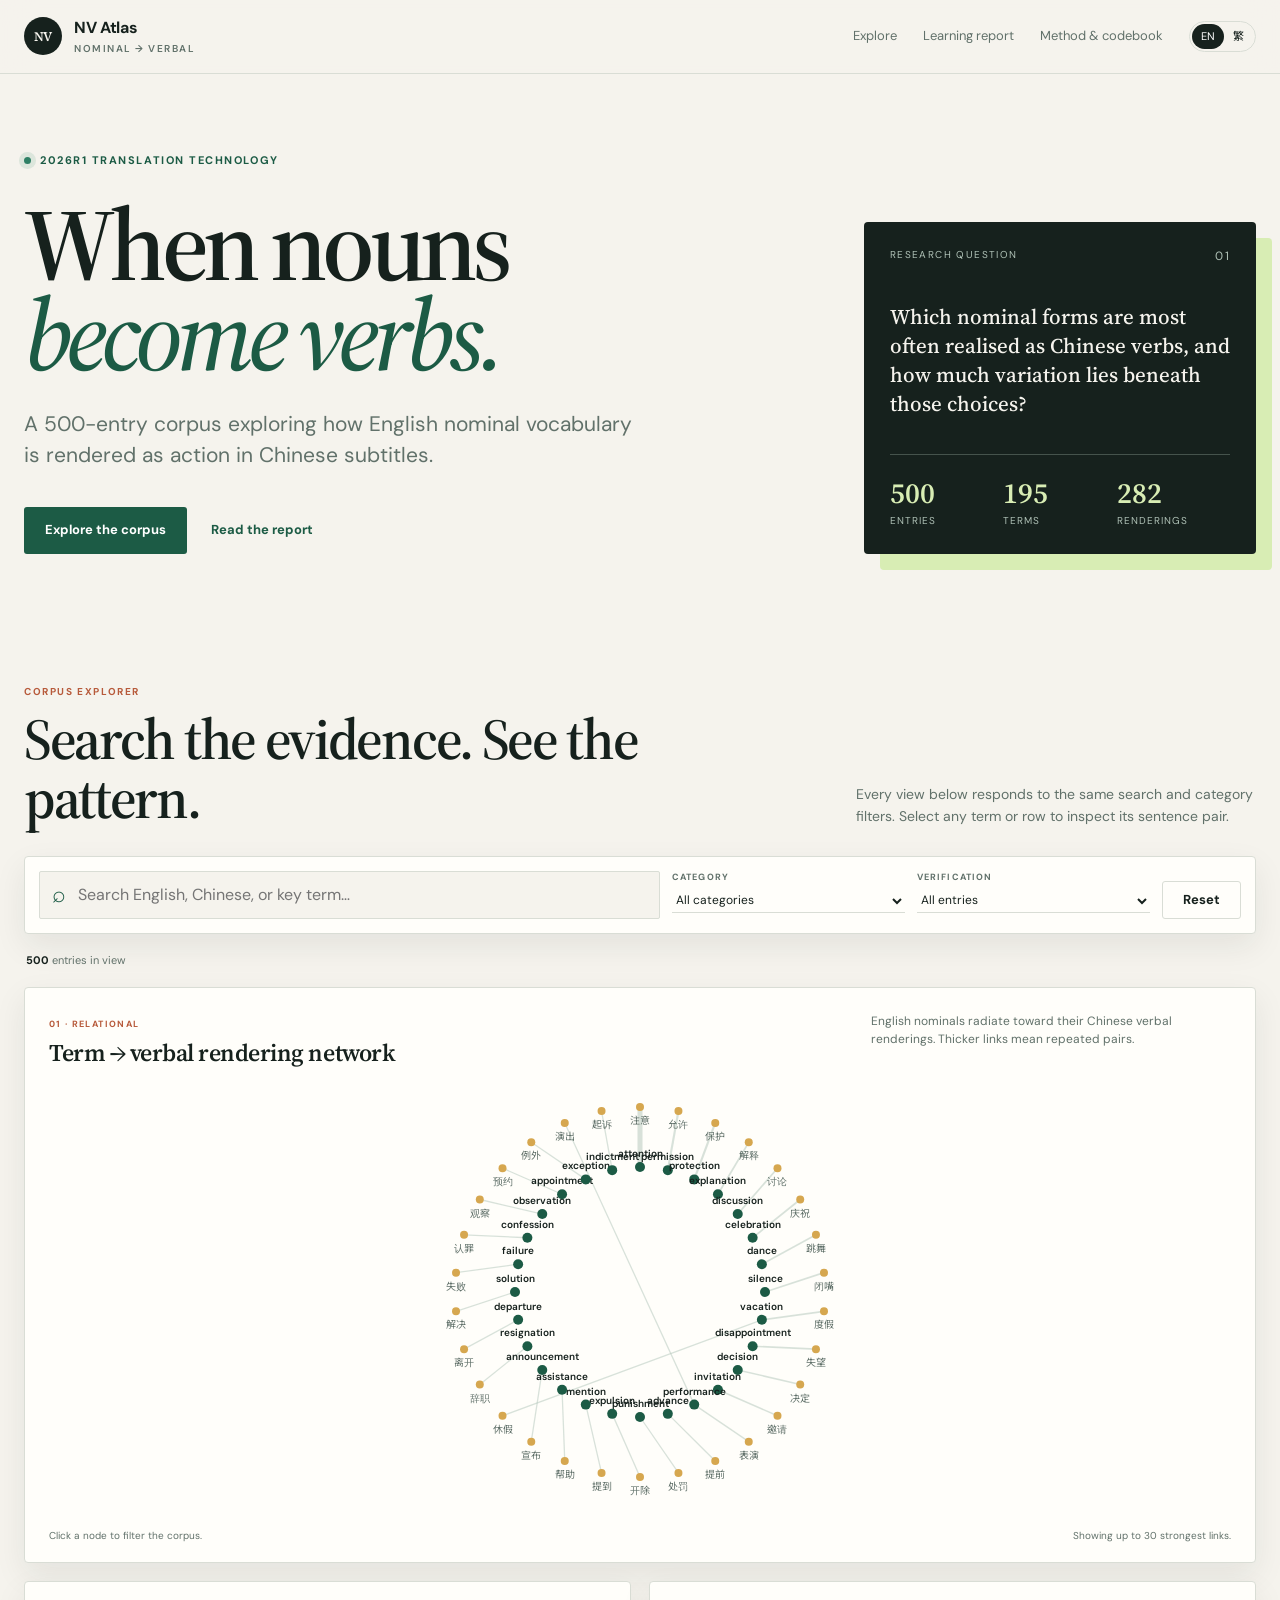
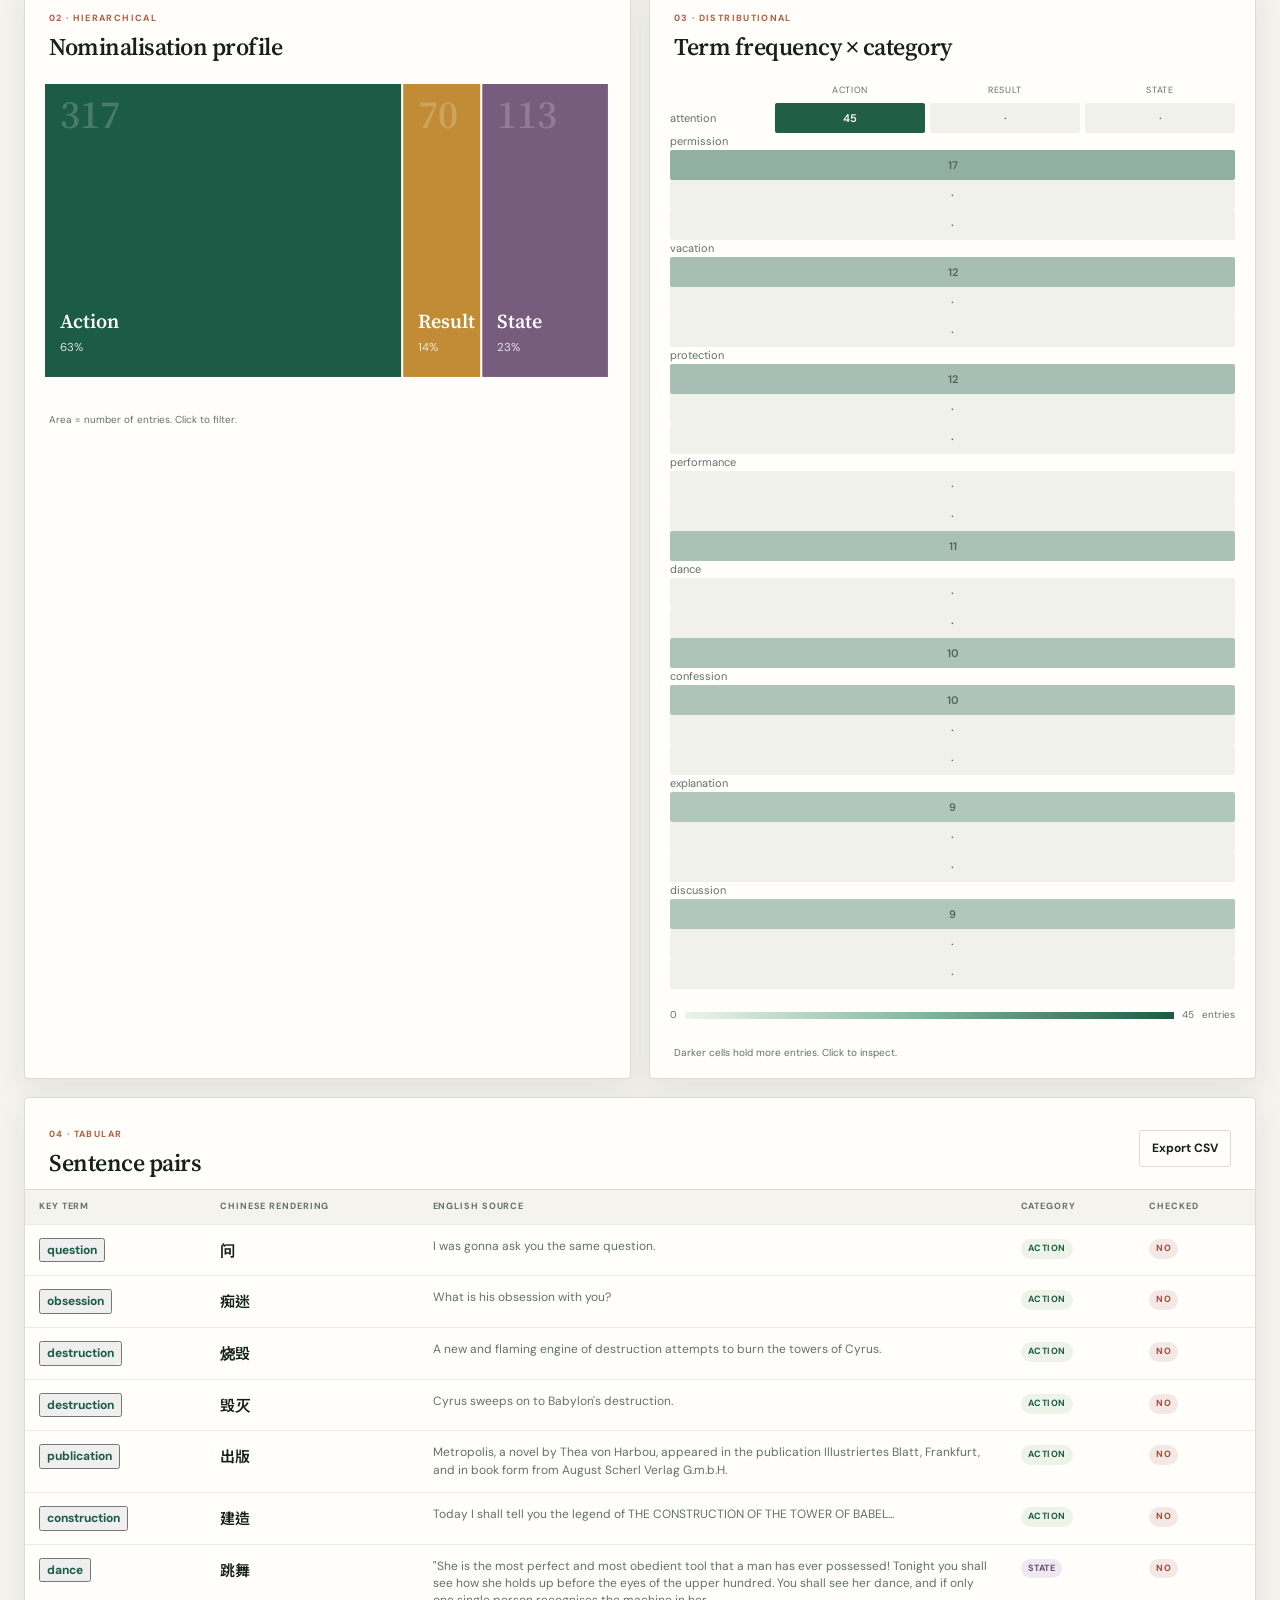
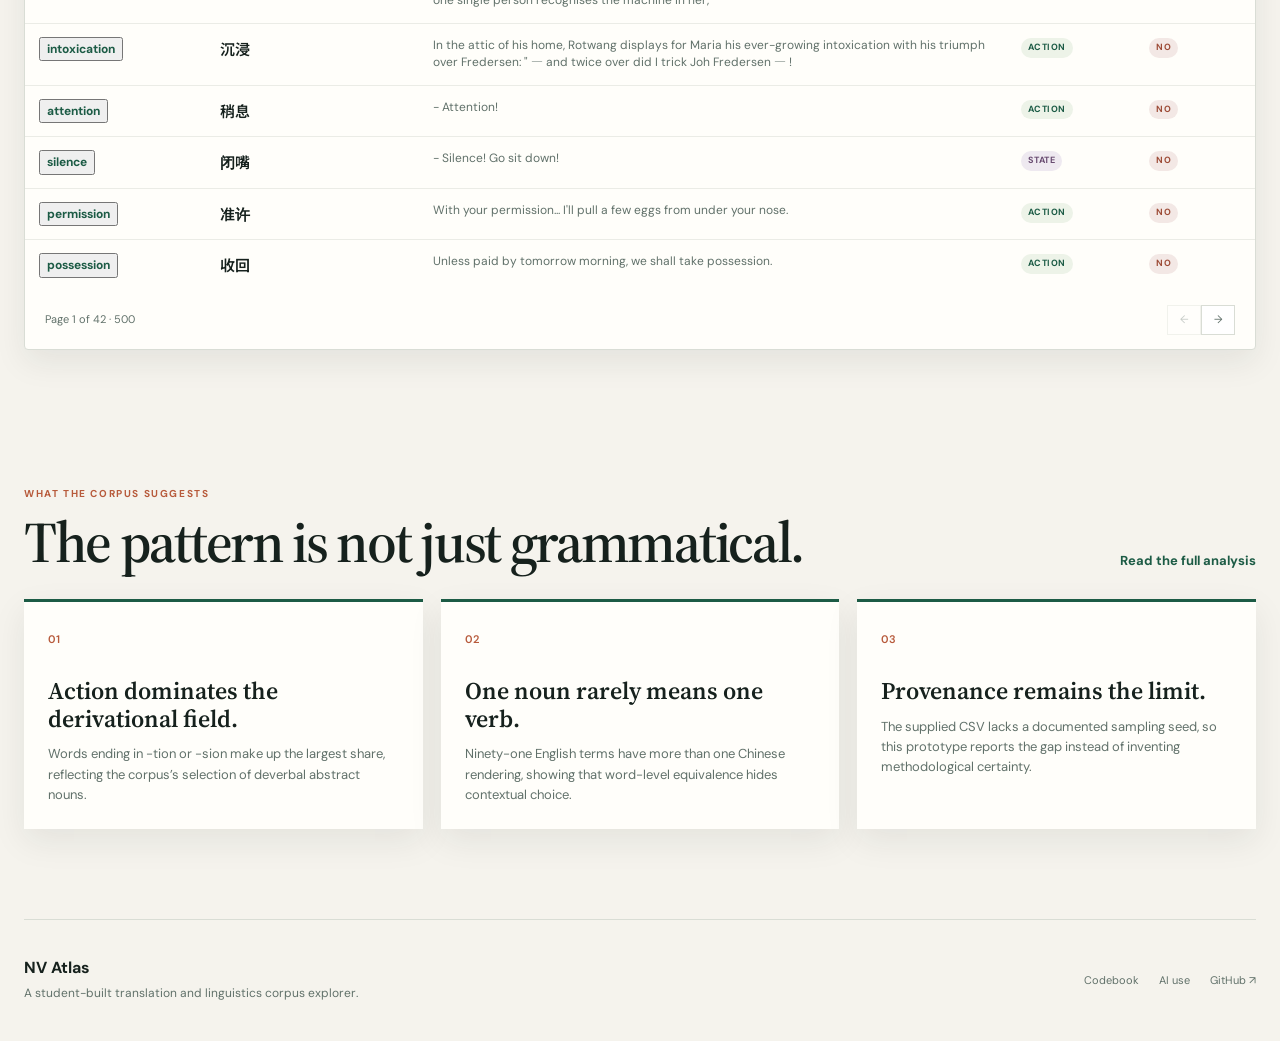
<file: index.html>
<!doctype html>
<html lang="en" data-page="home">
<head>
<meta charset="utf-8">
<meta name="viewport" content="width=device-width,initial-scale=1">
<title>NV Atlas | Nominal to Verbal</title>
<meta name="description" content="A bilingual corpus explorer of English nominal terms and their Chinese verbal renderings.">
<link rel="preconnect" href="https://fonts.googleapis.com">
<link rel="preconnect" href="https://fonts.gstatic.com" crossorigin>
<link href="https://fonts.googleapis.com/css2?family=DM+Sans:wght@400;500;600;700&family=Noto+Sans+TC:wght@400;500;600;700&family=Source+Serif+4:opsz,wght@8..60,500;8..60,600;8..60,700&display=swap" rel="stylesheet">
<link rel="icon" href="data:image/svg+xml,%3Csvg xmlns=%22http://www.w3.org/2000/svg%22 viewBox=%220 0 64 64%22%3E%3Ccircle cx=%2232%22 cy=%2232%22 r=%2230%22 fill=%22%2316211d%22/%3E%3Ctext x=%2232%22 y=%2241%22 text-anchor=%22middle%22 font-family=%22Georgia%22 font-size=%2222%22 fill=%22%23f5f3ed%22%3ENV%3C/text%3E%3C/svg%3E">
<link rel="stylesheet" href="css/styles.css">
</head>
<body>
<a class="skip" href="#main">Skip to content</a>
<header class="topbar">
  <a class="brand" href="index.html"><span class="brand-mark">NV</span><span>NV Atlas <small>Nominal → Verbal</small></span></a>
  <nav aria-label="Main navigation">
    <a href="index.html" data-i18n="navExplore">Explore</a>
    <a href="report.html" data-i18n="navReport">Learning report</a>
    <a href="method.html" data-i18n="navMethod">Method & codebook</a>
    <div class="lang-switch" role="group" aria-label="Language"><button data-lang="en" class="active">EN</button><button data-lang="zh">繁</button></div>
  </nav>
</header>
<main id="main">
  <section class="hero shell">
    <div class="eyebrow"><span class="signal"></span><span data-i18n="projectTag">2026R1 Translation Technology</span></div>
    <div class="hero-grid">
      <div>
        <h1><span data-i18n="heroTitleA">When nouns</span><br><em data-i18n="heroTitleB">become verbs.</em></h1>
        <p class="lede" data-i18n="heroText">A 500-entry corpus exploring how English nominal vocabulary is rendered as action in Chinese subtitles.</p>
        <div class="hero-actions"><a class="button primary" href="#explore" data-i18n="startExploring">Explore the corpus</a><a class="text-link" href="report.html" data-i18n="readReport">Read the report <span>↗</span></a></div>
      </div>
      <aside class="hero-note">
        <div class="note-top"><span data-i18n="researchQuestion">Research question</span><span class="note-index">01</span></div>
        <p data-i18n="questionText">Which nominal forms are most often realised as Chinese verbs, and how much variation lies beneath those choices?</p>
        <div class="stat-row"><div><strong>500</strong><span data-i18n="entries">entries</span></div><div><strong>195</strong><span data-i18n="terms">terms</span></div><div><strong>282</strong><span data-i18n="renderings">renderings</span></div></div>
      </aside>
    </div>
  </section>
  <section class="shell explorer" id="explore">
    <div class="section-head">
      <div><span class="kicker" data-i18n="corpusExplorer">Corpus explorer</span><h2 data-i18n="searchAndSee">Search the evidence. See the pattern.</h2></div>
      <p data-i18n="explorerIntro">Every view below responds to the same search and category filters. Select any term or row to inspect its sentence pair.</p>
    </div>
    <div class="controls panel">
      <label class="search-field"><span class="sr-only" data-i18n="search">Search</span><span class="search-icon">⌕</span><input id="search" type="search" placeholder="Search English, Chinese, or key term…" data-i18n-placeholder="searchPlaceholder"></label>
      <div class="control-group"><span data-i18n="category">Category</span><select id="category"><option value="all" data-i18n="allCategories">All categories</option><option value="action" data-i18n="catAction">Action nominalisation</option><option value="result" data-i18n="catResult">Result nominalisation</option><option value="state" data-i18n="catState">State / quality nominalisation</option></select></div>
      <div class="control-group"><span data-i18n="verification">Verification</span><select id="checked"><option value="all" data-i18n="allEntries">All entries</option><option value="yes" data-i18n="checkedYes">Human checked</option><option value="no" data-i18n="checkedNo">Awaiting check</option></select></div>
      <button class="button ghost" id="reset" data-i18n="reset">Reset</button>
    </div>
    <div class="result-line"><span><strong id="resultCount">500</strong> <span data-i18n="entriesFound">entries in view</span></span><span id="activeFilters" class="active-filters"></span></div>
    <div class="viz-grid">
      <article class="viz-card wide">
        <header><div><span class="card-label" data-i18n="networkLabel">01 · Relational</span><h3 data-i18n="networkTitle">Term → verbal rendering network</h3></div><p data-i18n="networkDesc">English nominals radiate toward their Chinese verbal renderings. Thicker links mean repeated pairs.</p></header>
        <div id="network" class="viz-body network" aria-label="Interactive term translation network"></div>
        <div class="viz-help"><span data-i18n="networkTip">Click a node to filter the corpus.</span><span id="networkMeta"></span></div>
      </article>
      <article class="viz-card">
        <header><div><span class="card-label" data-i18n="hierarchyLabel">02 · Hierarchical</span><h3 data-i18n="treeTitle">Nominalisation profile</h3></div></header>
        <div id="treemap" class="viz-body" aria-label="Treemap of nominalisation categories"></div>
        <div class="viz-help"><span data-i18n="treeTip">Area = number of entries. Click to filter.</span></div>
      </article>
      <article class="viz-card">
        <header><div><span class="card-label" data-i18n="distributionLabel">03 · Distributional</span><h3 data-i18n="heatTitle">Term frequency × category</h3></div></header>
        <div id="heatmap" class="viz-body heat" aria-label="Heat map of term frequency and category"></div>
        <div class="viz-help"><span data-i18n="heatTip">Darker cells hold more entries. Click to inspect.</span></div>
      </article>
      <article class="viz-card wide">
        <header><div><span class="card-label" data-i18n="tableLabel">04 · Tabular</span><h3 data-i18n="tableTitle">Sentence pairs</h3></div><div class="table-actions"><button class="button ghost small" id="export" data-i18n="exportCsv">Export CSV</button></div></header>
        <div class="table-wrap"><table><thead><tr><th><button class="sort" data-sort="key_term" data-i18n="thTerm">Key term</button></th><th data-i18n="thRendering">Chinese rendering</th><th data-i18n="thSource">English source</th><th data-i18n="thCategory">Category</th><th data-i18n="thChecked">Checked</th></tr></thead><tbody id="tableBody"></tbody></table></div>
        <div class="pagination"><span id="pageInfo"></span><div><button id="prevPage" aria-label="Previous page">←</button><button id="nextPage" aria-label="Next page">→</button></div></div>
      </article>
    </div>
  </section>
  <section class="shell takeaways">
    <div class="section-head"><div><span class="kicker" data-i18n="takeaways">What the corpus suggests</span><h2 data-i18n="takeawaysTitle">The pattern is not just grammatical.</h2></div><a class="text-link" href="report.html" data-i18n="fullAnalysis">Read the full analysis <span>↗</span></a></div>
    <div class="takeaway-grid">
      <article><span>01</span><h3 data-i18n="takeaway1Title">Action dominates the derivational field.</h3><p data-i18n="takeaway1Text">Words ending in <em>-tion</em> or <em>-sion</em> make up the largest share, reflecting the corpus’s selection of deverbal abstract nouns.</p></article>
      <article><span>02</span><h3 data-i18n="takeaway2Title">One noun rarely means one verb.</h3><p data-i18n="takeaway2Text">Sixty-seven English terms have more than one Chinese rendering, showing that word-level equivalence hides contextual choice.</p></article>
      <article><span>03</span><h3 data-i18n="takeaway3Title">Provenance remains the limit.</h3><p data-i18n="takeaway3Text">The supplied CSV lacks a documented sampling seed, so this prototype reports the gap instead of inventing methodological certainty.</p></article>
    </div>
  </section>
</main>
<footer class="footer shell"><div><strong>NV Atlas</strong><p data-i18n="footerText">A student-built translation and linguistics corpus explorer.</p></div><div class="footer-links"><a href="method.html" data-i18n="navCodebook">Codebook</a><a href="report.html#ai" data-i18n="navAI">AI use</a><a href="https://github.com/vanessalvts/nvatlas-test">GitHub ↗</a></div></footer>
<div class="drawer" id="drawer" aria-hidden="true"><div class="drawer-backdrop" data-close></div><aside role="dialog" aria-modal="true" aria-labelledby="drawerTitle"><button class="drawer-close" data-close aria-label="Close">×</button><span class="card-label" id="drawerId"></span><h2 id="drawerTitle"></h2><div id="drawerBody"></div></aside></div>
<script src="js/app.js"></script>
</body>
</html>
</file>
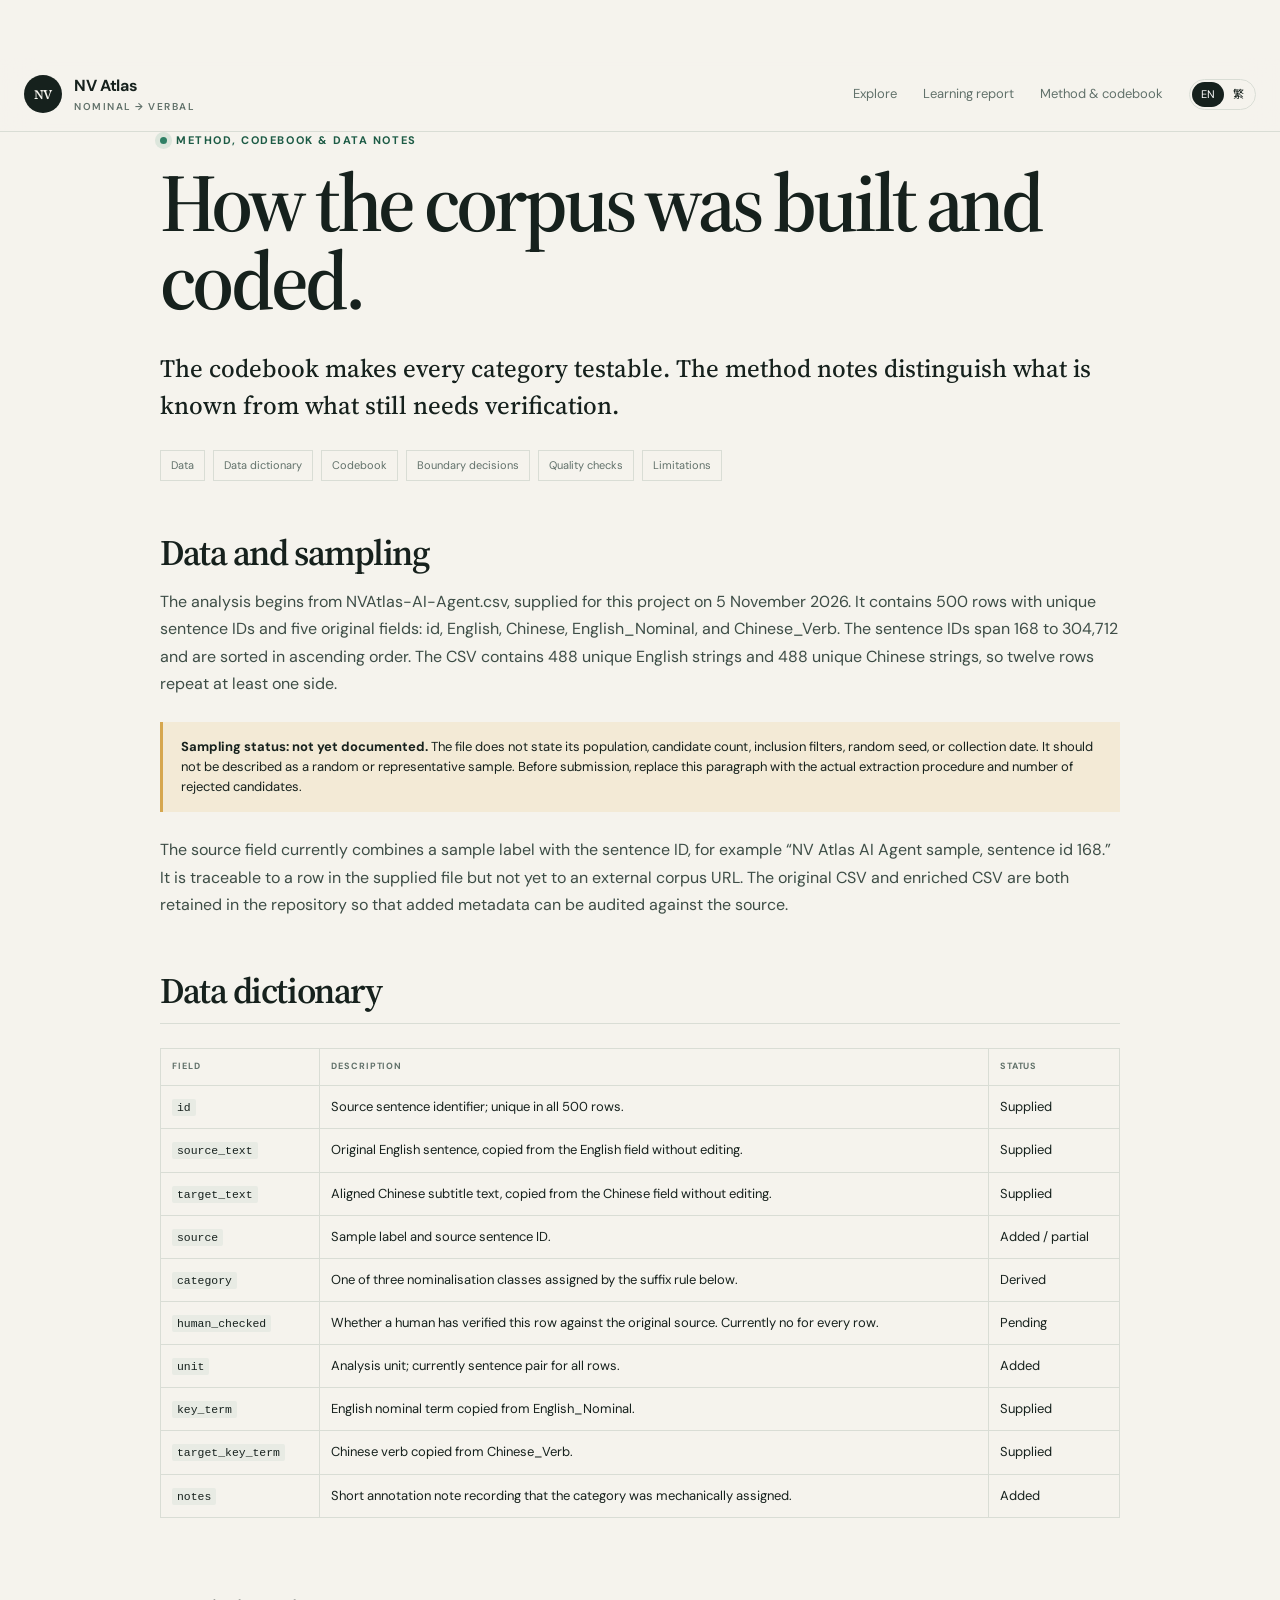
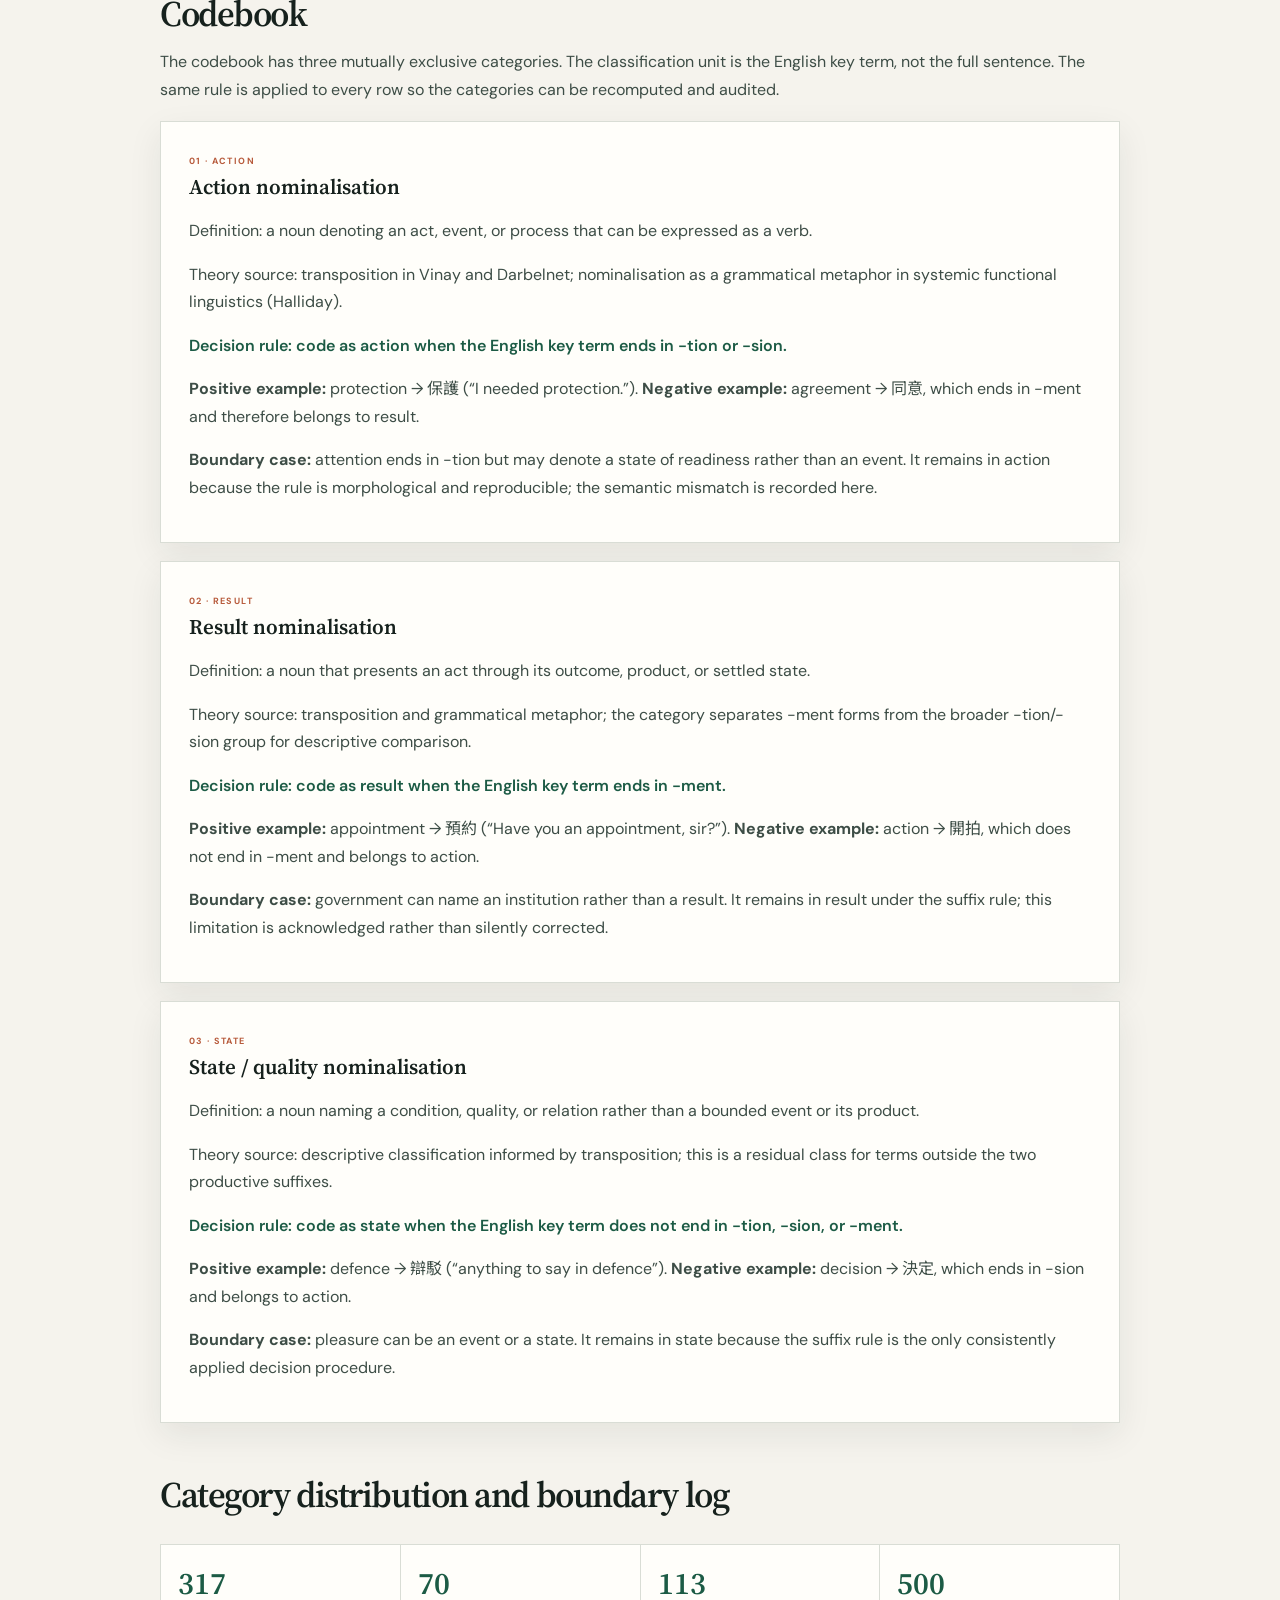
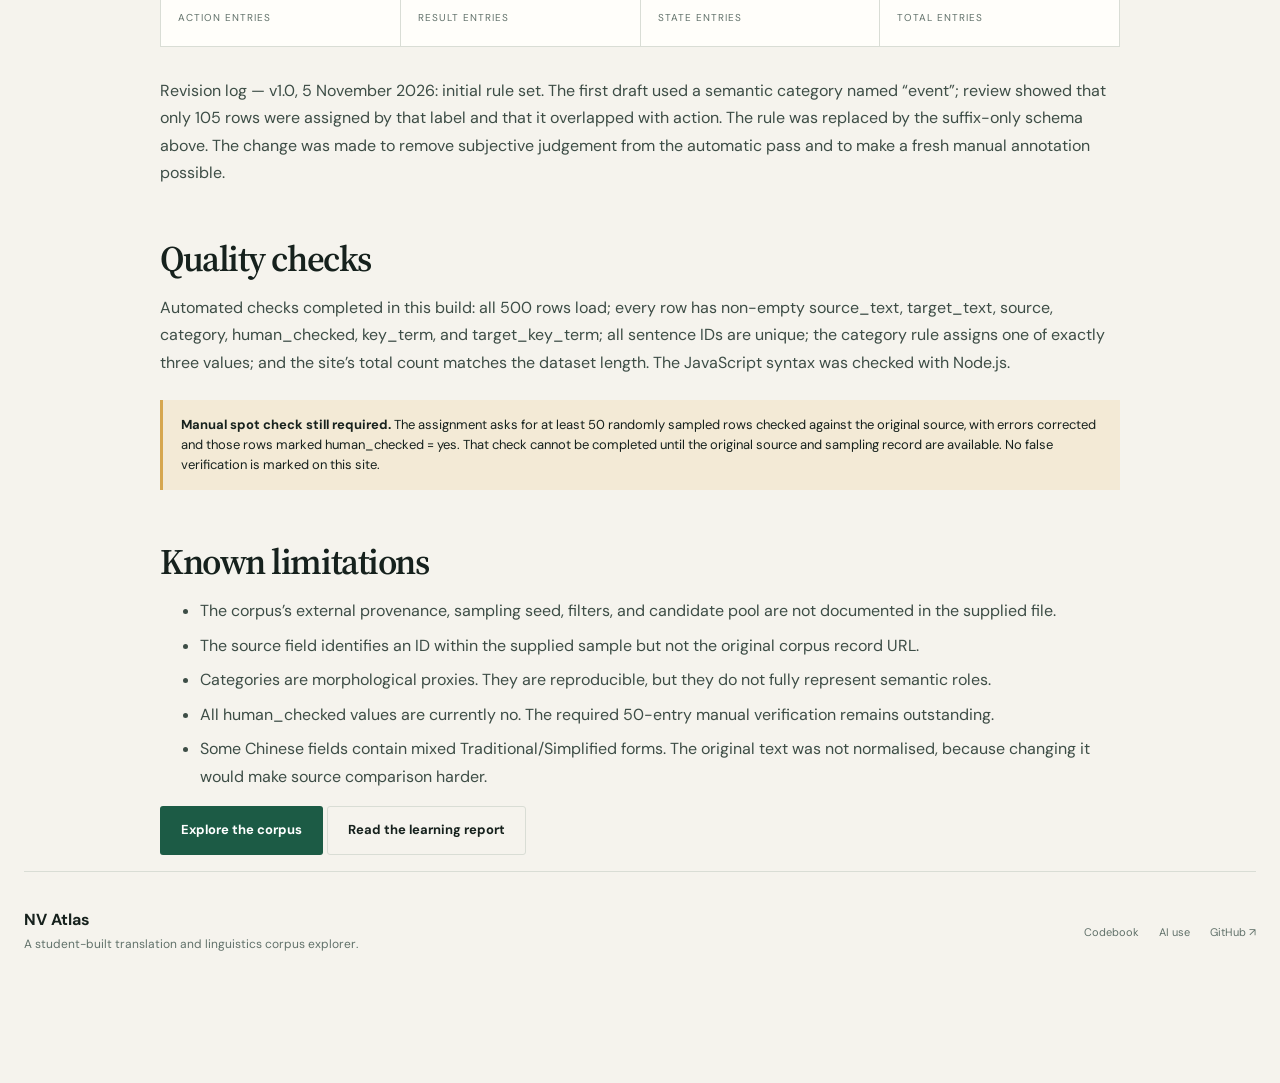
<file: method.html>
<!doctype html>
<html lang="en" data-page="method">
<head>
<meta charset="utf-8"><meta name="viewport" content="width=device-width,initial-scale=1">
<title>Method & codebook | NV Atlas</title><meta name="description" content="Method, codebook, data dictionary, and limitations for the NV Atlas nominal-to-verbal corpus.">
<link rel="preconnect" href="https://fonts.googleapis.com"><link rel="preconnect" href="https://fonts.gstatic.com" crossorigin>
<link href="https://fonts.googleapis.com/css2?family=DM+Sans:wght@400;500;600;700&family=Noto+Sans+TC:wght@400;500;600;700&family=Source+Serif+4:opsz,wght@8..60,500;8..60,600;8..60,700&display=swap" rel="stylesheet">
<link rel="icon" href="data:image/svg+xml,%3Csvg xmlns=%22http://www.w3.org/2000/svg%22 viewBox=%220 0 64 64%22%3E%3Ccircle cx=%2232%22 cy=%2232%22 r=%2230%22 fill=%22%2316211d%22/%3E%3Ctext x=%2232%22 y=%2241%22 text-anchor=%22middle%22 font-family=%22Georgia%22 font-size=%2222%22 fill=%22%23f5f3ed%22%3ENV%3C/text%3E%3C/svg%3E">
<link rel="stylesheet" href="css/styles.css">
</head>
<body class="report-page method-page">
<a class="skip" href="#main" data-en="Skip to content" data-zh="跳至內容">Skip to content</a>
<header class="topbar">
  <a class="brand" href="index.html"><span class="brand-mark">NV</span><span>NV Atlas <small data-en="Nominal → Verbal" data-zh="名詞 → 動詞">Nominal → Verbal</small></span></a>
  <nav aria-label="Main navigation"><a href="index.html" data-en="Explore" data-zh="探索語料">Explore</a><a href="report.html" data-en="Learning report" data-zh="學習報告">Learning report</a><a href="method.html" data-en="Method & codebook" data-zh="方法與編碼簿">Method &amp; codebook</a><div class="lang-switch" role="group" aria-label="Language"><button data-lang="en" class="active">EN</button><button data-lang="zh">繁</button></div></nav>
</header>
<main id="main">
  <article class="shell prose">
    <div class="eyebrow"><span class="signal"></span><span data-en="Method, codebook & data notes" data-zh="方法、編碼簿與資料說明">Method, codebook &amp; data notes</span></div>
    <h1 data-en="How the corpus was built and coded." data-zh="語料庫如何建立與編碼。">How the corpus was built and coded.</h1>
    <p class="lead" data-en="The codebook makes every category testable. The method notes distinguish what is known from what still needs verification." data-zh="編碼簿讓每個類別都可被檢驗；方法說明則區分已知事實與仍待核實的部分。">The codebook makes every category testable. The method notes distinguish what is known from what still needs verification.</p>
    <nav class="report-nav" aria-label="Codebook sections"><a href="#data" data-en="Data" data-zh="資料">Data</a><a href="#dictionary" data-en="Data dictionary" data-zh="資料字典">Data dictionary</a><a href="#codebook" data-en="Codebook" data-zh="編碼簿">Codebook</a><a href="#boundary" data-en="Boundary decisions" data-zh="邊界判斷">Boundary decisions</a><a href="#checks" data-en="Quality checks" data-zh="品質檢查">Quality checks</a><a href="#limitations" data-en="Limitations" data-zh="限制">Limitations</a></nav>

    <h2 id="data" data-en="Data and sampling" data-zh="資料與抽樣">Data and sampling</h2>
    <p data-en="The analysis begins from NVAtlas-AI-Agent.csv, supplied for this project on 5 November 2026. It contains 500 rows with unique sentence IDs and five original fields: id, English, Chinese, English_Nominal, and Chinese_Verb. The sentence IDs span 168 to 304,712 and are sorted in ascending order. The CSV contains 488 unique English strings and 488 unique Chinese strings, so twelve rows repeat at least one side." data-zh="分析以 2026 年 11 月 5 日為本項目提供的 NVAtlas-AI-Agent.csv 為起點。檔案有 500 行、不重複的句子 ID 及五個原始欄位：id、English、Chinese、English_Nominal 和 Chinese_Verb。句子 ID 由 168 至 304,712，按升序排列。CSV 有 488 個獨立英語字串及 488 個獨立漢語字串，即有十二行至少重複一側文字。">The analysis begins from NVAtlas-AI-Agent.csv, supplied for this project on 5 November 2026. It contains 500 rows with unique sentence IDs and five original fields: id, English, Chinese, English_Nominal, and Chinese_Verb. The sentence IDs span 168 to 304,712 and are sorted in ascending order. The CSV contains 488 unique English strings and 488 unique Chinese strings, so twelve rows repeat at least one side.</p>
    <div class="notice"><strong data-en="Sampling status: not yet documented." data-zh="抽樣狀態：尚未記錄。">Sampling status: not yet documented.</strong> <span data-en="The file does not state its population, candidate count, inclusion filters, random seed, or collection date. It should not be described as a random or representative sample. Before submission, replace this paragraph with the actual extraction procedure and number of rejected candidates." data-zh="檔案未說明母體、候選數量、納入篩選、隨機種子或收集日期，因此不應被描述為隨機或具代表性的樣本。提交前應以實際抽取程序及被排除候選數取代本段。">The file does not state its population, candidate count, inclusion filters, random seed, or collection date. It should not be described as a random or representative sample. Before submission, replace this paragraph with the actual extraction procedure and number of rejected candidates.</span></div>
    <p data-en="The source field currently combines a sample label with the sentence ID, for example “NV Atlas AI Agent sample, sentence id 168.” It is traceable to a row in the supplied file but not yet to an external corpus URL. The original CSV and enriched CSV are both retained in the repository so that added metadata can be audited against the source." data-zh="source 欄位目前結合樣本名稱與句子 ID，例如「NV Atlas AI Agent sample, sentence id 168」。它可追溯至所提供檔案中的一行，但尚未能追溯至外部語料庫網址。原始 CSV 與補充欄位後的 CSV 均保留於儲存庫，以便核對新增的中繼資料。">The source field currently combines a sample label with the sentence ID, for example “NV Atlas AI Agent sample, sentence id 168.” It is traceable to a row in the supplied file but not yet to an external corpus URL. The original CSV and enriched CSV are both retained in the repository so that added metadata can be audited against the source.</p>

    <h2 id="dictionary" data-en="Data dictionary" data-zh="資料字典">Data dictionary</h2>
    <div class="table-wrap"><table><thead><tr><th data-en="Field" data-zh="欄位">Field</th><th data-en="Description" data-zh="說明">Description</th><th data-en="Status" data-zh="狀態">Status</th></tr></thead><tbody>
      <tr><td><code>id</code></td><td data-en="Source sentence identifier; unique in all 500 rows." data-zh="來源句子識別碼；在 500 行中均不重複。">Source sentence identifier; unique in all 500 rows.</td><td data-en="Supplied" data-zh="原有">Supplied</td></tr>
      <tr><td><code>source_text</code></td><td data-en="Original English sentence, copied from the English field without editing." data-zh="原英文句子，按 English 欄位原樣複製，未經編輯。">Original English sentence, copied from the English field without editing.</td><td data-en="Supplied" data-zh="原有">Supplied</td></tr>
      <tr><td><code>target_text</code></td><td data-en="Aligned Chinese subtitle text, copied from the Chinese field without editing." data-zh="對齊的中文字幕，按 Chinese 欄位原樣複製，未經編輯。">Aligned Chinese subtitle text, copied from the Chinese field without editing.</td><td data-en="Supplied" data-zh="原有">Supplied</td></tr>
      <tr><td><code>source</code></td><td data-en="Sample label and source sentence ID." data-zh="樣本名稱及來源句子 ID。">Sample label and source sentence ID.</td><td data-en="Added / partial" data-zh="新增／部分">Added / partial</td></tr>
      <tr><td><code>category</code></td><td data-en="One of three nominalisation classes assigned by the suffix rule below." data-zh="按下述後綴規則指派的其中一個名詞化類別。">One of three nominalisation classes assigned by the suffix rule below.</td><td data-en="Derived" data-zh="派生">Derived</td></tr>
      <tr><td><code>human_checked</code></td><td data-en="Whether a human has verified this row against the original source. Currently no for every row." data-zh="是否已由人工對照原始來源核查。目前全部為 no。">Whether a human has verified this row against the original source. Currently no for every row.</td><td data-en="Pending" data-zh="待完成">Pending</td></tr>
      <tr><td><code>unit</code></td><td data-en="Analysis unit; currently sentence pair for all rows." data-zh="分析單位；目前全部為句子配對。">Analysis unit; currently sentence pair for all rows.</td><td data-en="Added" data-zh="新增">Added</td></tr>
      <tr><td><code>key_term</code></td><td data-en="English nominal term copied from English_Nominal." data-zh="從 English_Nominal 複製的英語名詞詞項。">English nominal term copied from English_Nominal.</td><td data-en="Supplied" data-zh="原有">Supplied</td></tr>
      <tr><td><code>target_key_term</code></td><td data-en="Chinese verb copied from Chinese_Verb." data-zh="從 Chinese_Verb 複製的中文動詞。">Chinese verb copied from Chinese_Verb.</td><td data-en="Supplied" data-zh="原有">Supplied</td></tr>
      <tr><td><code>notes</code></td><td data-en="Short annotation note recording that the category was mechanically assigned." data-zh="簡短標註，說明分類由固定規則指派。">Short annotation note recording that the category was mechanically assigned.</td><td data-en="Added" data-zh="新增">Added</td></tr>
    </tbody></table></div>

    <h2 id="codebook" data-en="Codebook" data-zh="編碼簿">Codebook</h2>
    <p data-en="The codebook has three mutually exclusive categories. The classification unit is the English key term, not the full sentence. The same rule is applied to every row so the categories can be recomputed and audited." data-zh="編碼簿包含三個互斥類別。分類單位是英語關鍵詞項，而非整句；同一規則應用於每一行，因此分類可以重新計算與審核。">The codebook has three mutually exclusive categories. The classification unit is the English key term, not the full sentence. The same rule is applied to every row so the categories can be recomputed and audited.</p>

    <section class="codebook-card">
      <span class="card-label">01 · action</span>
      <h3 data-en="Action nominalisation" data-zh="動作名詞化">Action nominalisation</h3>
      <p data-en="Definition: a noun denoting an act, event, or process that can be expressed as a verb." data-zh="定義：表示可由動詞表達的行為、事件或過程的名詞。">Definition: a noun denoting an act, event, or process that can be expressed as a verb.</p>
      <p data-en="Theory source: transposition in Vinay and Darbelnet; nominalisation as a grammatical metaphor in systemic functional linguistics (Halliday)." data-zh="理論來源：Vinay 與 Darbelnet 的詞性轉換；系統功能語言學中的名詞化語法隱喻（Halliday）。">Theory source: transposition in Vinay and Darbelnet; nominalisation as a grammatical metaphor in systemic functional linguistics (Halliday).</p>
      <p class="rule" data-en="Decision rule: code as action when the English key term ends in -tion or -sion." data-zh="判斷規則：英語關鍵詞以 -tion 或 -sion 結尾時，編為動作名詞化。">Decision rule: code as action when the English key term ends in -tion or -sion.</p>
      <p><strong data-en="Positive example:" data-zh="正例：">Positive example:</strong> protection → 保護 (“I needed protection.”). <strong data-en="Negative example:" data-zh="反例：">Negative example:</strong> agreement → 同意, which ends in -ment and therefore belongs to result.</p>
      <p><strong data-en="Boundary case:" data-zh="邊界案例：">Boundary case:</strong> attention ends in -tion but may denote a state of readiness rather than an event. It remains in action because the rule is morphological and reproducible; the semantic mismatch is recorded here.</p>
    </section>

    <section class="codebook-card">
      <span class="card-label">02 · result</span>
      <h3 data-en="Result nominalisation" data-zh="結果名詞化">Result nominalisation</h3>
      <p data-en="Definition: a noun that presents an act through its outcome, product, or settled state." data-zh="定義：透過結果、產物或既定狀態來呈現行為的名詞。">Definition: a noun that presents an act through its outcome, product, or settled state.</p>
      <p data-en="Theory source: transposition and grammatical metaphor; the category separates -ment forms from the broader -tion/-sion group for descriptive comparison." data-zh="理論來源：詞性轉換與語法隱喻；此類別把 -ment 形式與較廣泛的 -tion／-sion 組分開，以便描述性比較。">Theory source: transposition and grammatical metaphor; the category separates -ment forms from the broader -tion/-sion group for descriptive comparison.</p>
      <p class="rule" data-en="Decision rule: code as result when the English key term ends in -ment." data-zh="判斷規則：英語關鍵詞以 -ment 結尾時，編為結果名詞化。">Decision rule: code as result when the English key term ends in -ment.</p>
      <p><strong data-en="Positive example:" data-zh="正例：">Positive example:</strong> appointment → 預約 (“Have you an appointment, sir?”). <strong data-en="Negative example:" data-zh="反例：">Negative example:</strong> action → 開拍, which does not end in -ment and belongs to action.</p>
      <p><strong data-en="Boundary case:" data-zh="邊界案例：">Boundary case:</strong> government can name an institution rather than a result. It remains in result under the suffix rule; this limitation is acknowledged rather than silently corrected.</p>
    </section>

    <section class="codebook-card">
      <span class="card-label">03 · state</span>
      <h3 data-en="State / quality nominalisation" data-zh="狀態／性質名詞化">State / quality nominalisation</h3>
      <p data-en="Definition: a noun naming a condition, quality, or relation rather than a bounded event or its product." data-zh="定義：命名狀態、性質或關係，而非有界事件或其產物的名詞。">Definition: a noun naming a condition, quality, or relation rather than a bounded event or its product.</p>
      <p data-en="Theory source: descriptive classification informed by transposition; this is a residual class for terms outside the two productive suffixes." data-zh="理論來源：受詞性轉換啟發的描述性分類；此類為兩個主要派生後綴之外的剩餘類別。">Theory source: descriptive classification informed by transposition; this is a residual class for terms outside the two productive suffixes.</p>
      <p class="rule" data-en="Decision rule: code as state when the English key term does not end in -tion, -sion, or -ment." data-zh="判斷規則：英語關鍵詞不以 -tion、-sion 或 -ment 結尾時，編為狀態／性質名詞化。">Decision rule: code as state when the English key term does not end in -tion, -sion, or -ment.</p>
      <p><strong data-en="Positive example:" data-zh="正例：">Positive example:</strong> defence → 辯駁 (“anything to say in defence”). <strong data-en="Negative example:" data-zh="反例：">Negative example:</strong> decision → 決定, which ends in -sion and belongs to action.</p>
      <p><strong data-en="Boundary case:" data-zh="邊界案例：">Boundary case:</strong> pleasure can be an event or a state. It remains in state because the suffix rule is the only consistently applied decision procedure.</p>
    </section>

    <h2 id="boundary" data-en="Category distribution and boundary log" data-zh="類別分佈與邊界記錄">Category distribution and boundary log</h2>
    <div class="metric-strip"><div><strong>317</strong><span data-en="action entries" data-zh="動作類紀錄">action entries</span></div><div><strong>70</strong><span data-en="result entries" data-zh="結果類紀錄">result entries</span></div><div><strong>113</strong><span data-en="state entries" data-zh="狀態類紀錄">state entries</span></div><div><strong>500</strong><span data-en="total entries" data-zh="總紀錄">total entries</span></div></div>
    <p data-en="Revision log — v1.0, 5 November 2026: initial rule set. The first draft used a semantic category named “event”; review showed that only 105 rows were assigned by that label and that it overlapped with action. The rule was replaced by the suffix-only schema above. The change was made to remove subjective judgement from the automatic pass and to make a fresh manual annotation possible." data-zh="修訂記錄 — v1.0，2026 年 11 月 5 日：首版規則。初稿使用名為「event」的語義類別；檢查後發現只有 105 行獲此標籤，且與動作類重疊。規則已改為上述純後綴架構，以去除自動處理中的主觀判斷，並容許重新進行人工標註。">Revision log — v1.0, 5 November 2026: initial rule set. The first draft used a semantic category named “event”; review showed that only 105 rows were assigned by that label and that it overlapped with action. The rule was replaced by the suffix-only schema above. The change was made to remove subjective judgement from the automatic pass and to make a fresh manual annotation possible.</p>

    <h2 id="checks" data-en="Quality checks" data-zh="品質檢查">Quality checks</h2>
    <p data-en="Automated checks completed in this build: all 500 rows load; every row has non-empty source_text, target_text, source, category, human_checked, key_term, and target_key_term; all sentence IDs are unique; the category rule assigns one of exactly three values; and the site’s total count matches the dataset length. The JavaScript syntax was checked with Node.js." data-zh="本次建置完成的自動檢查：500 行全部能載入；每行的 source_text、target_text、source、category、human_checked、key_term 及 target_key_term 均非空；所有句子 ID 不重複；分類規則只會指派三個值之一；網站總數與資料長度一致；JavaScript 語法已用 Node.js 檢查。">Automated checks completed in this build: all 500 rows load; every row has non-empty source_text, target_text, source, category, human_checked, key_term, and target_key_term; all sentence IDs are unique; the category rule assigns one of exactly three values; and the site’s total count matches the dataset length. The JavaScript syntax was checked with Node.js.</p>
    <div class="notice"><strong data-en="Manual spot check still required." data-zh="仍需人工抽查。">Manual spot check still required.</strong> <span data-en="The assignment asks for at least 50 randomly sampled rows checked against the original source, with errors corrected and those rows marked human_checked = yes. That check cannot be completed until the original source and sampling record are available. No false verification is marked on this site." data-zh="作業要求隨機抽取至少 50 行對照原始來源核查、修正錯誤，並把相關行標為 human_checked = yes。在取得原始來源及抽樣記錄前，此項不能完成。本網站沒有標示任何虛假的人工核查。">The assignment asks for at least 50 randomly sampled rows checked against the original source, with errors corrected and those rows marked human_checked = yes. That check cannot be completed until the original source and sampling record are available. No false verification is marked on this site.</span></div>

    <h2 id="limitations" data-en="Known limitations" data-zh="已知限制">Known limitations</h2>
    <ul>
      <li data-en="The corpus’s external provenance, sampling seed, filters, and candidate pool are not documented in the supplied file." data-zh="所提供檔案未記錄語料庫的外部來源、抽樣種子、篩選條件及候選池。">The corpus’s external provenance, sampling seed, filters, and candidate pool are not documented in the supplied file.</li>
      <li data-en="The source field identifies an ID within the supplied sample but not the original corpus record URL." data-zh="source 欄位標示所提供樣本內的 ID，但未提供原始語料紀錄網址。">The source field identifies an ID within the supplied sample but not the original corpus record URL.</li>
      <li data-en="Categories are morphological proxies. They are reproducible, but they do not fully represent semantic roles." data-zh="類別是構詞代理指標。它們可重現，但不能完全代表語義角色。">Categories are morphological proxies. They are reproducible, but they do not fully represent semantic roles.</li>
      <li data-en="All human_checked values are currently no. The required 50-entry manual verification remains outstanding." data-zh="所有 human_checked 值目前均為 no；規定的 50 條人工核查仍待完成。">All human_checked values are currently no. The required 50-entry manual verification remains outstanding.</li>
      <li data-en="Some Chinese fields contain mixed Traditional/Simplified forms. The original text was not normalised, because changing it would make source comparison harder." data-zh="部分中文欄位混合繁體與簡體形式。原文未經標準化，因為改動會增加來源核對的難度。">Some Chinese fields contain mixed Traditional/Simplified forms. The original text was not normalised, because changing it would make source comparison harder.</li>
    </ul>
    <p><a class="button primary" href="index.html" data-en="Explore the corpus" data-zh="探索語料庫">Explore the corpus</a> <a class="button ghost" href="report.html" data-en="Read the learning report" data-zh="閱讀學習報告">Read the learning report</a></p>
  </article>
</main>
<footer class="footer shell"><div><strong>NV Atlas</strong><p data-en="A student-built translation and linguistics corpus explorer." data-zh="學生製作的翻譯與語言學語料庫探索器。">A student-built translation and linguistics corpus explorer.</p></div><div class="footer-links"><a href="method.html" data-en="Codebook" data-zh="編碼簿">Codebook</a><a href="report.html#ai" data-en="AI use" data-zh="AI 使用">AI use</a><a href="https://github.com/vanessalvts/nvatlas-test">GitHub ↗</a></div></footer>
<script src="js/pages.js"></script>
</body></html>
</file>
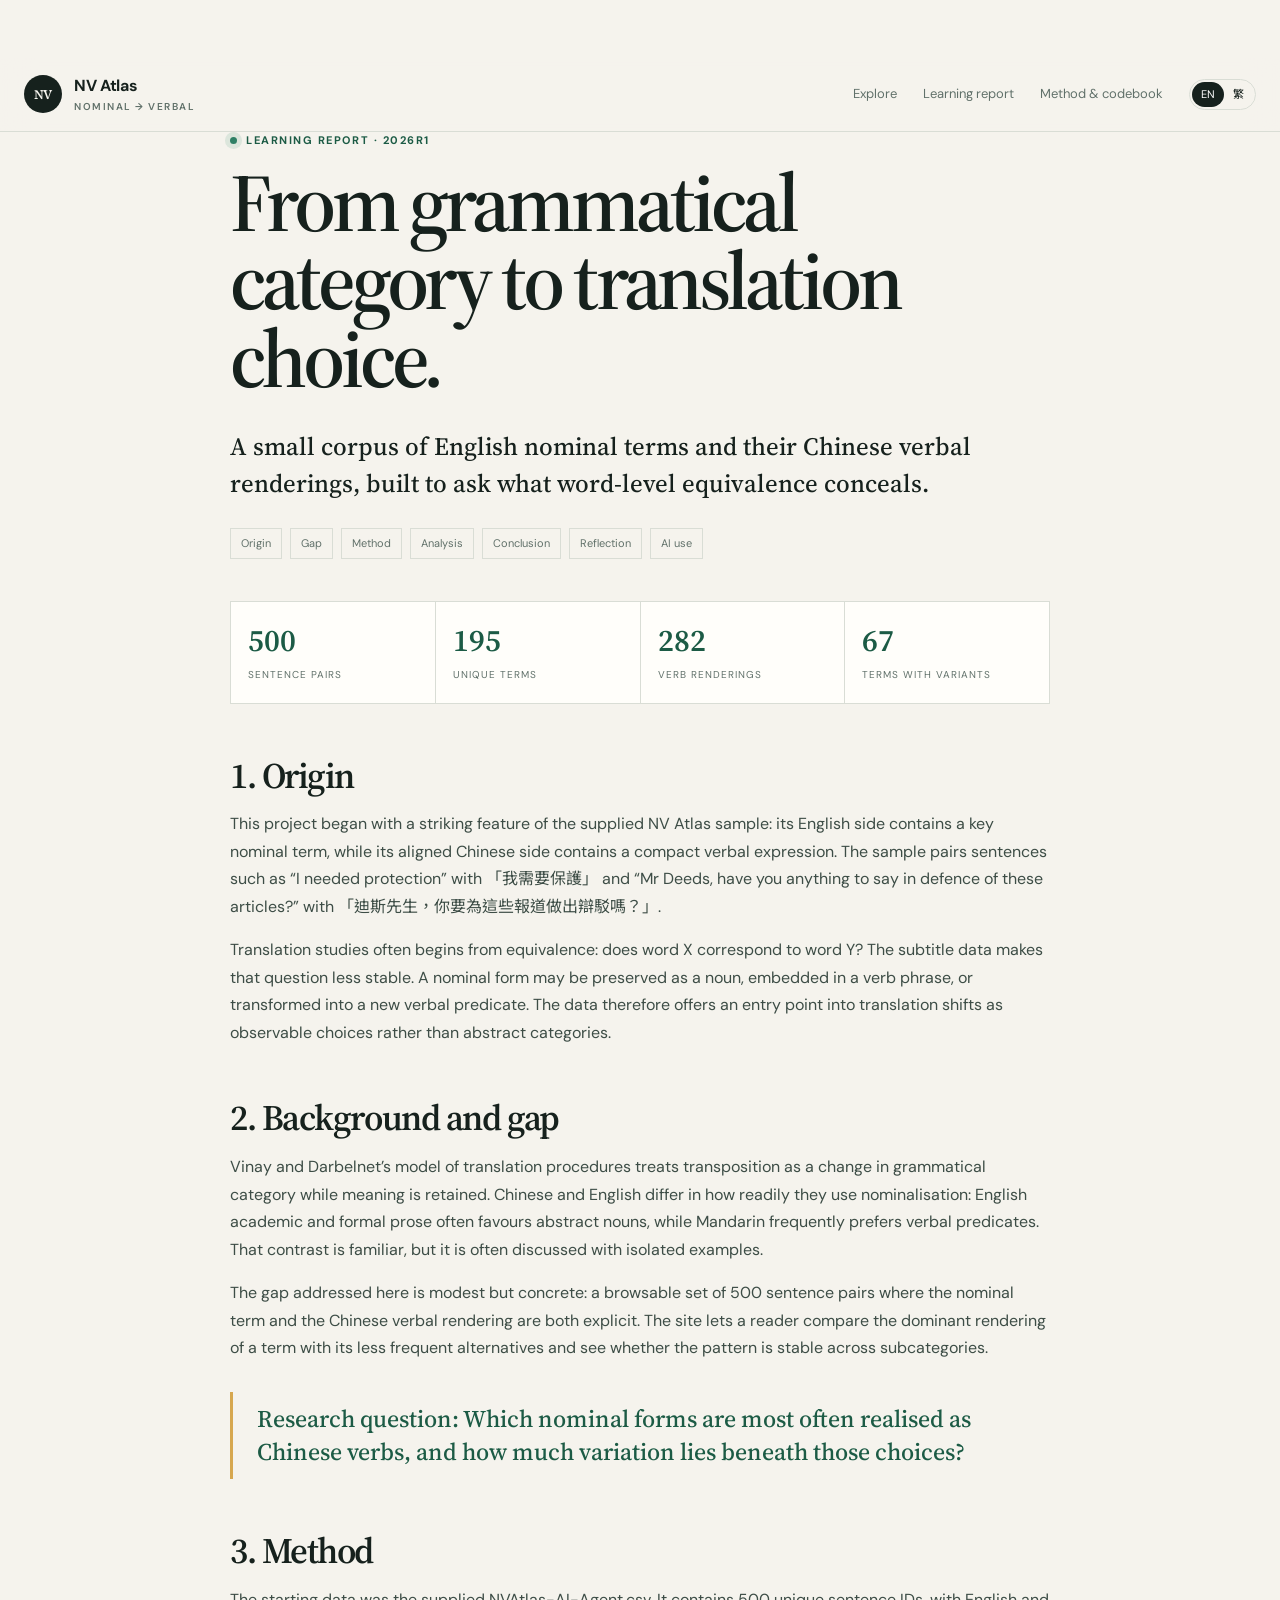
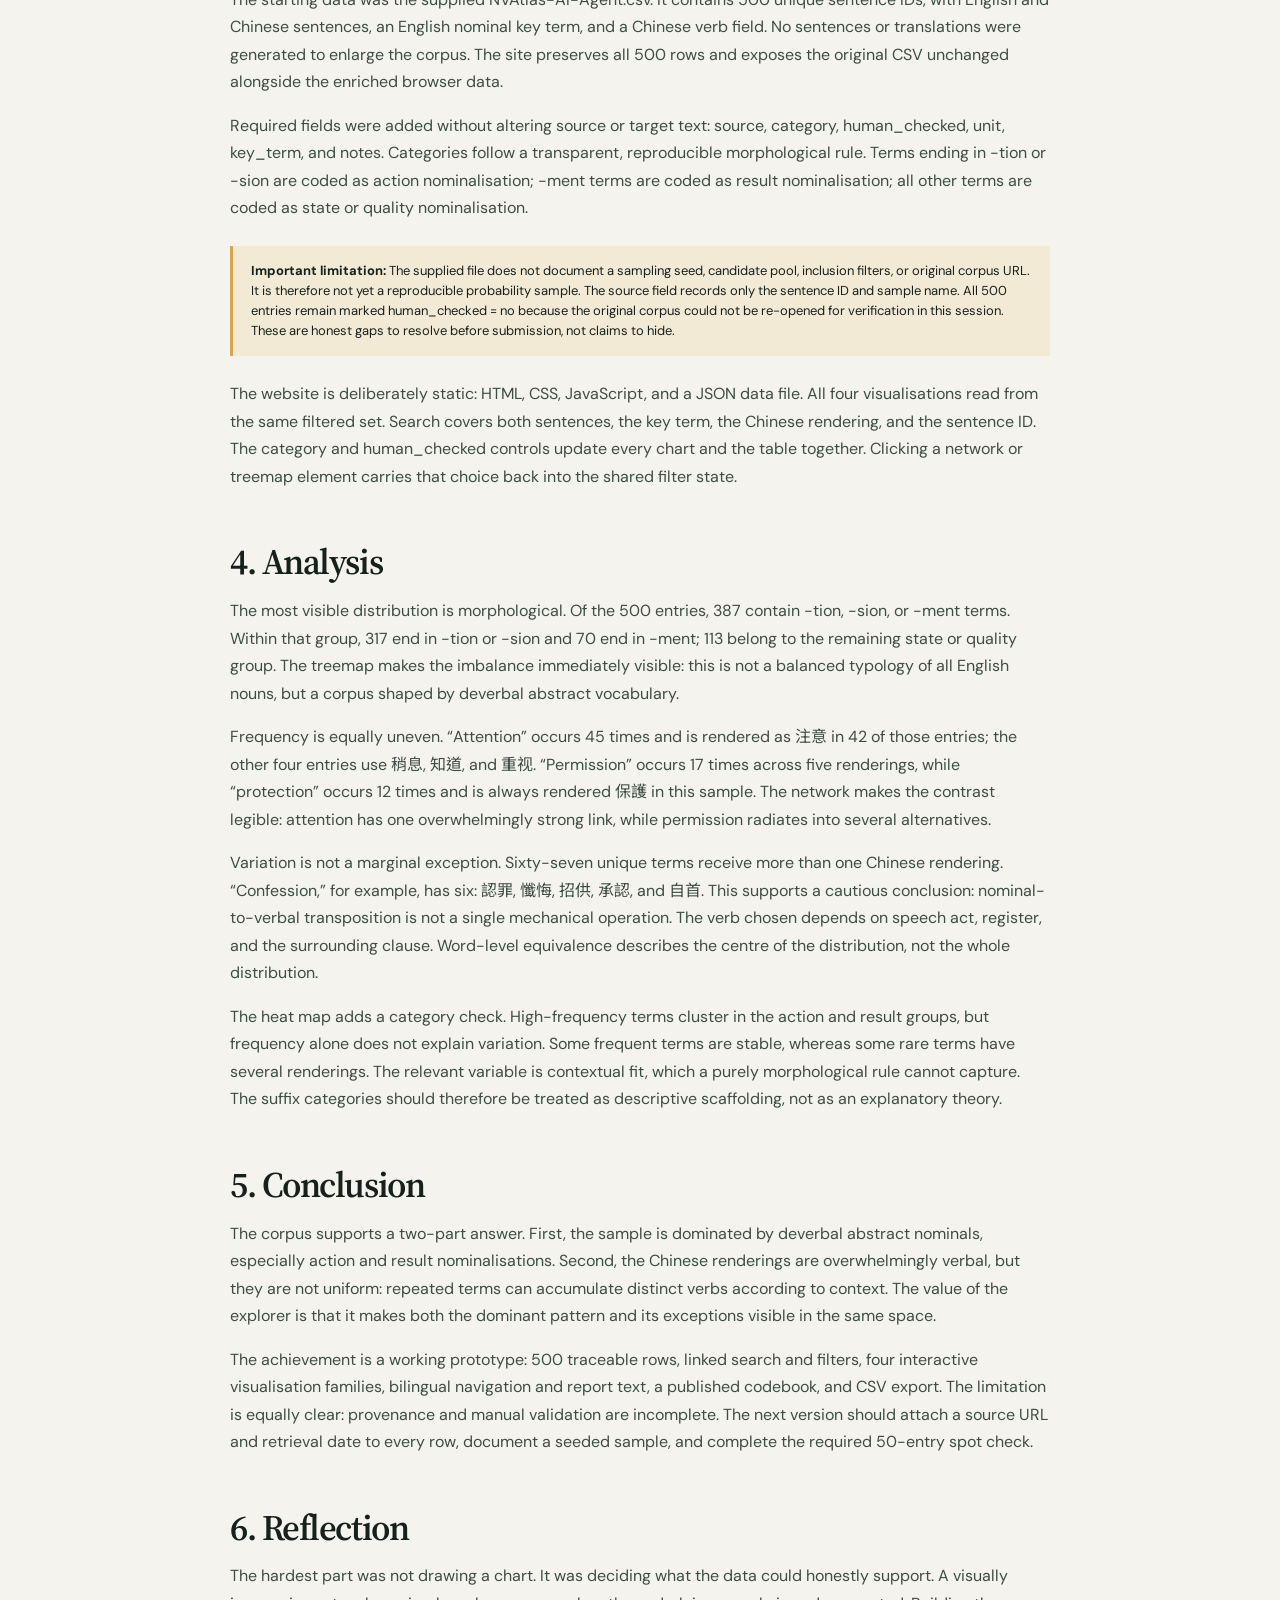
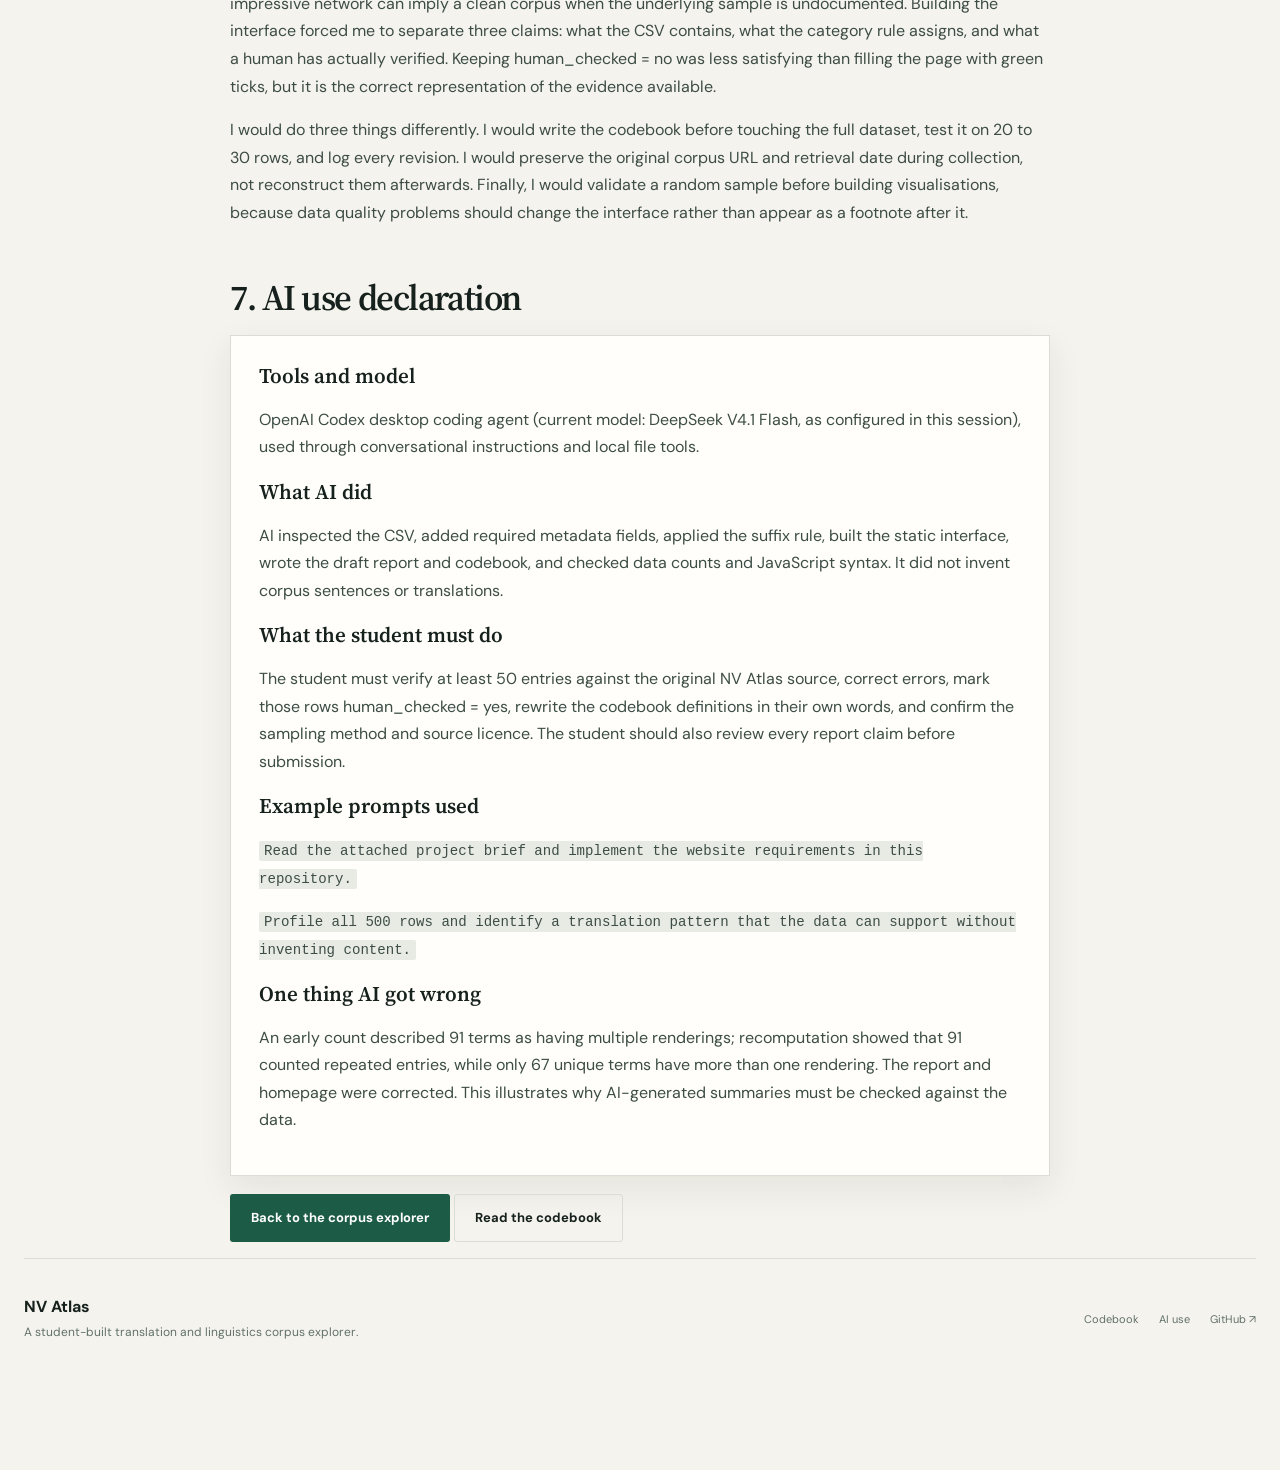
<file: report.html>
<!doctype html>
<html lang="en" data-page="report">
<head>
<meta charset="utf-8"><meta name="viewport" content="width=device-width,initial-scale=1">
<title>Learning report | NV Atlas</title><meta name="description" content="Learning report for the NV Atlas nominal-to-verbal translation corpus.">
<link rel="preconnect" href="https://fonts.googleapis.com"><link rel="preconnect" href="https://fonts.gstatic.com" crossorigin>
<link href="https://fonts.googleapis.com/css2?family=DM+Sans:wght@400;500;600;700&family=Noto+Sans+TC:wght@400;500;600;700&family=Source+Serif+4:opsz,wght@8..60,500;8..60,600;8..60,700&display=swap" rel="stylesheet">
<link rel="icon" href="data:image/svg+xml,%3Csvg xmlns=%22http://www.w3.org/2000/svg%22 viewBox=%220 0 64 64%22%3E%3Ccircle cx=%2232%22 cy=%2232%22 r=%2230%22 fill=%22%2316211d%22/%3E%3Ctext x=%2232%22 y=%2241%22 text-anchor=%22middle%22 font-family=%22Georgia%22 font-size=%2222%22 fill=%22%23f5f3ed%22%3ENV%3C/text%3E%3C/svg%3E">
<link rel="stylesheet" href="css/styles.css">
</head>
<body class="report-page">
<a class="skip" href="#main" data-en="Skip to content" data-zh="跳至內容">Skip to content</a>
<header class="topbar">
  <a class="brand" href="index.html"><span class="brand-mark">NV</span><span>NV Atlas <small data-en="Nominal → Verbal" data-zh="名詞 → 動詞">Nominal → Verbal</small></span></a>
  <nav aria-label="Main navigation"><a href="index.html" data-en="Explore" data-zh="探索語料">Explore</a><a href="report.html" data-en="Learning report" data-zh="學習報告">Learning report</a><a href="method.html" data-en="Method & codebook" data-zh="方法與編碼簿">Method &amp; codebook</a><div class="lang-switch" role="group" aria-label="Language"><button data-lang="en" class="active">EN</button><button data-lang="zh">繁</button></div></nav>
</header>
<main id="main">
  <article class="shell prose">
    <div class="eyebrow"><span class="signal"></span><span data-en="Learning report · 2026R1" data-zh="學習報告 · 2026R1">Learning report · 2026R1</span></div>
    <h1 data-en="From grammatical category to translation choice." data-zh="從語法類別到翻譯選擇。">From grammatical category to translation choice.</h1>
    <p class="lead" data-en="A small corpus of English nominal terms and their Chinese verbal renderings, built to ask what word-level equivalence conceals." data-zh="一個由英語名詞詞項及其漢語動詞譯法組成的小型語料庫，用來追問詞級對等掩蓋了甚麼。">A small corpus of English nominal terms and their Chinese verbal renderings, built to ask what word-level equivalence conceals.</p>
    <nav class="report-nav" aria-label="Report sections"><a href="#origin" data-en="Origin" data-zh="緣起">Origin</a><a href="#gap" data-en="Gap" data-zh="研究缺口">Gap</a><a href="#method" data-en="Method" data-zh="方法">Method</a><a href="#analysis" data-en="Analysis" data-zh="分析">Analysis</a><a href="#conclusion" data-en="Conclusion" data-zh="結論">Conclusion</a><a href="#reflection" data-en="Reflection" data-zh="反思">Reflection</a><a href="#ai" data-en="AI use" data-zh="AI 使用">AI use</a></nav>
    <div class="metric-strip"><div><strong>500</strong><span data-en="sentence pairs" data-zh="句子配對">sentence pairs</span></div><div><strong>195</strong><span data-en="unique terms" data-zh="獨立詞項">unique terms</span></div><div><strong>282</strong><span data-en="verb renderings" data-zh="動詞譯法">verb renderings</span></div><div><strong>67</strong><span data-en="terms with variants" data-zh="含變體的詞項">terms with variants</span></div></div>

    <h2 id="origin" data-en="1. Origin" data-zh="1. 緣起">1. Origin</h2>
    <p data-en="This project began with a striking feature of the supplied NV Atlas sample: its English side contains a key nominal term, while its aligned Chinese side contains a compact verbal expression. The sample pairs sentences such as “I needed protection” with 「我需要保護」 and “Mr Deeds, have you anything to say in defence of these articles?” with 「迪斯先生，你要為這些報道做出辯駁嗎？」." data-zh="本項目源於所提供 NV Atlas 樣本中一個顯著特徵：英語一側包含關鍵名詞詞項，而對齊的漢語一側則包含簡潔的動詞表達。樣本包括「I needed protection」與「我需要保護」，以及「Mr Deeds, have you anything to say in defence of these articles?」與「迪斯先生，你要為這些報道做出辯駁嗎？」等配對。">This project began with a striking feature of the supplied NV Atlas sample: its English side contains a key nominal term, while its aligned Chinese side contains a compact verbal expression. The sample pairs sentences such as “I needed protection” with 「我需要保護」 and “Mr Deeds, have you anything to say in defence of these articles?” with 「迪斯先生，你要為這些報道做出辯駁嗎？」.</p>
    <p data-en="Translation studies often begins from equivalence: does word X correspond to word Y? The subtitle data makes that question less stable. A nominal form may be preserved as a noun, embedded in a verb phrase, or transformed into a new verbal predicate. The data therefore offers an entry point into translation shifts as observable choices rather than abstract categories." data-zh="翻譯研究往往從對等出發：詞語 X 是否對應詞語 Y？字幕資料使這個問題變得不穩定。名詞形式可能保留為名詞、嵌入動詞短語，或轉化為新的動詞謂語。因此，這些資料讓我們把翻譯轉換理解為可觀察的選擇，而非抽象類別。">Translation studies often begins from equivalence: does word X correspond to word Y? The subtitle data makes that question less stable. A nominal form may be preserved as a noun, embedded in a verb phrase, or transformed into a new verbal predicate. The data therefore offers an entry point into translation shifts as observable choices rather than abstract categories.</p>

    <h2 id="gap" data-en="2. Background and gap" data-zh="2. 背景與研究缺口">2. Background and gap</h2>
    <p data-en="Vinay and Darbelnet’s model of translation procedures treats transposition as a change in grammatical category while meaning is retained. Chinese and English differ in how readily they use nominalisation: English academic and formal prose often favours abstract nouns, while Mandarin frequently prefers verbal predicates. That contrast is familiar, but it is often discussed with isolated examples." data-zh="Vinay 與 Darbelnet 的翻譯程序模型把「詞性轉換」視為在保留意義的同時改變語法類別。中英文使用名詞化的傾向不同：英語學術及正式文體常偏好抽象名詞，而漢語往往偏好動詞謂語。這種對比並不陌生，但討論常停留在孤立例子。">Vinay and Darbelnet’s model of translation procedures treats transposition as a change in grammatical category while meaning is retained. Chinese and English differ in how readily they use nominalisation: English academic and formal prose often favours abstract nouns, while Mandarin frequently prefers verbal predicates. That contrast is familiar, but it is often discussed with isolated examples.</p>
    <p data-en="The gap addressed here is modest but concrete: a browsable set of 500 sentence pairs where the nominal term and the Chinese verbal rendering are both explicit. The site lets a reader compare the dominant rendering of a term with its less frequent alternatives and see whether the pattern is stable across subcategories." data-zh="本研究要處理的缺口不大但具體：建立一組可瀏覽的 500 個句子配對，並同時明確標示英語名詞詞項與漢語動詞譯法。網站讓讀者比較某詞項的主要譯法與較少見的替代譯法，並觀察這種規律在不同子類別中是否穩定。">The gap addressed here is modest but concrete: a browsable set of 500 sentence pairs where the nominal term and the Chinese verbal rendering are both explicit. The site lets a reader compare the dominant rendering of a term with its less frequent alternatives and see whether the pattern is stable across subcategories.</p>
    <blockquote data-en="Research question: Which nominal forms are most often realised as Chinese verbs, and how much variation lies beneath those choices?" data-zh="研究問題：哪些名詞形式最常被呈現為中文動詞？在這些選擇背後，又存在多少變化？">Research question: Which nominal forms are most often realised as Chinese verbs, and how much variation lies beneath those choices?</blockquote>

    <h2 id="method" data-en="3. Method" data-zh="3. 方法">3. Method</h2>
    <p data-en="The starting data was the supplied NVAtlas-AI-Agent.csv. It contains 500 unique sentence IDs, with English and Chinese sentences, an English nominal key term, and a Chinese verb field. No sentences or translations were generated to enlarge the corpus. The site preserves all 500 rows and exposes the original CSV unchanged alongside the enriched browser data." data-zh="起始資料為使用者提供的 NVAtlas-AI-Agent.csv，包含 500 個不重複句子 ID、英中句子、英語名詞關鍵詞及漢語動詞欄位。沒有為擴充語料而生成句子或譯文。網站保留全部 500 行，同時公開原始 CSV 與經補充欄位的瀏覽器資料。">The starting data was the supplied NVAtlas-AI-Agent.csv. It contains 500 unique sentence IDs, with English and Chinese sentences, an English nominal key term, and a Chinese verb field. No sentences or translations were generated to enlarge the corpus. The site preserves all 500 rows and exposes the original CSV unchanged alongside the enriched browser data.</p>
    <p data-en="Required fields were added without altering source or target text: source, category, human_checked, unit, key_term, and notes. Categories follow a transparent, reproducible morphological rule. Terms ending in -tion or -sion are coded as action nominalisation; -ment terms are coded as result nominalisation; all other terms are coded as state or quality nominalisation." data-zh="在不改動原文與譯文的前提下，新增 source、category、human_checked、unit、key_term 與 notes 等必要欄位。分類依據可重現的構詞規則：以 -tion 或 -sion 結尾者編為動作名詞化；-ment 者編為結果名詞化；其餘編為狀態或性質名詞化。">Required fields were added without altering source or target text: source, category, human_checked, unit, key_term, and notes. Categories follow a transparent, reproducible morphological rule. Terms ending in -tion or -sion are coded as action nominalisation; -ment terms are coded as result nominalisation; all other terms are coded as state or quality nominalisation.</p>
    <div class="notice"><strong data-en="Important limitation:" data-zh="重要限制：">Important limitation:</strong> <span data-en="The supplied file does not document a sampling seed, candidate pool, inclusion filters, or original corpus URL. It is therefore not yet a reproducible probability sample. The source field records only the sentence ID and sample name. All 500 entries remain marked human_checked = no because the original corpus could not be re-opened for verification in this session. These are honest gaps to resolve before submission, not claims to hide." data-zh="所提供的檔案沒有記錄抽樣種子、候選池、納入篩選條件或原始語料庫網址，因此目前仍不是可重現的概率樣本。source 欄位只記錄句子 ID 與樣本名稱。由於本次未能重新開啟原始語料庫核對，全部 500 條仍標為 human_checked = no。這些都是提交前必須如實處理的缺口，而非應隱藏的聲明。">The supplied file does not document a sampling seed, candidate pool, inclusion filters, or original corpus URL. It is therefore not yet a reproducible probability sample. The source field records only the sentence ID and sample name. All 500 entries remain marked human_checked = no because the original corpus could not be re-opened for verification in this session. These are honest gaps to resolve before submission, not claims to hide.</span></div>
    <p data-en="The website is deliberately static: HTML, CSS, JavaScript, and a JSON data file. All four visualisations read from the same filtered set. Search covers both sentences, the key term, the Chinese rendering, and the sentence ID. The category and human_checked controls update every chart and the table together. Clicking a network or treemap element carries that choice back into the shared filter state." data-zh="網站刻意採用靜態架構：HTML、CSS、JavaScript 與 JSON 資料檔。四個視覺化都讀取同一組篩選結果。搜尋涵蓋英中句子、關鍵詞、中文譯法及句子 ID；分類與人工核查控制項會同步更新所有圖表與表格。點擊網絡或樹圖元素時，該選擇會回寫至共享篩選狀態。">The website is deliberately static: HTML, CSS, JavaScript, and a JSON data file. All four visualisations read from the same filtered set. Search covers both sentences, the key term, the Chinese rendering, and the sentence ID. The category and human_checked controls update every chart and the table together. Clicking a network or treemap element carries that choice back into the shared filter state.</p>

    <h2 id="analysis" data-en="4. Analysis" data-zh="4. 分析">4. Analysis</h2>
    <p data-en="The most visible distribution is morphological. Of the 500 entries, 387 contain -tion, -sion, or -ment terms. Within that group, 317 end in -tion or -sion and 70 end in -ment; 113 belong to the remaining state or quality group. The treemap makes the imbalance immediately visible: this is not a balanced typology of all English nouns, but a corpus shaped by deverbal abstract vocabulary." data-zh="最明顯的分佈是構詞上的分佈。500 條紀錄中，387 條含 -tion、-sion 或 -ment 詞項；其中 317 條以 -tion 或 -sion 結尾，70 條以 -ment 結尾，其餘 113 條屬狀態或性質類。樹圖清楚呈現這種不平衡：這並不是所有英語名詞的均衡類型學，而是由動詞派生抽象詞彙塑造的語料庫。">The most visible distribution is morphological. Of the 500 entries, 387 contain -tion, -sion, or -ment terms. Within that group, 317 end in -tion or -sion and 70 end in -ment; 113 belong to the remaining state or quality group. The treemap makes the imbalance immediately visible: this is not a balanced typology of all English nouns, but a corpus shaped by deverbal abstract vocabulary.</p>
    <p data-en="Frequency is equally uneven. “Attention” occurs 45 times and is rendered as 注意 in 42 of those entries; the other four entries use 稍息, 知道, and 重视. “Permission” occurs 17 times across five renderings, while “protection” occurs 12 times and is always rendered 保護 in this sample. The network makes the contrast legible: attention has one overwhelmingly strong link, while permission radiates into several alternatives." data-zh="詞頻同樣不均。「Attention」出現 45 次，其中 42 次譯為「注意」，其餘四次使用「稍息」、「知道」及「重视」；「Permission」出現 17 次，共有五種譯法；「protection」出現 12 次，在本樣本中全部譯為「保護」。網絡圖使這種對比一目了然：attention 有一條極強的連結，而 permission 則分散至多個選項。">Frequency is equally uneven. “Attention” occurs 45 times and is rendered as 注意 in 42 of those entries; the other four entries use 稍息, 知道, and 重视. “Permission” occurs 17 times across five renderings, while “protection” occurs 12 times and is always rendered 保護 in this sample. The network makes the contrast legible: attention has one overwhelmingly strong link, while permission radiates into several alternatives.</p>
    <p data-en="Variation is not a marginal exception. Sixty-seven unique terms receive more than one Chinese rendering. “Confession,” for example, has six: 認罪, 懺悔, 招供, 承認, and 自首. This supports a cautious conclusion: nominal-to-verbal transposition is not a single mechanical operation. The verb chosen depends on speech act, register, and the surrounding clause. Word-level equivalence describes the centre of the distribution, not the whole distribution." data-zh="變化並非邊緣例外。共有 67 個獨立詞項有多於一種中文譯法。例如「confession」有六種譯法：認罪、懺悔、招供、承認及自首。這支持一個審慎的結論：名詞轉動詞並非單一機械操作。所選動詞取決於言語行為、語域及周圍從句。詞級對等描述的是分佈中心，而非整個分佈。">Variation is not a marginal exception. Sixty-seven unique terms receive more than one Chinese rendering. “Confession,” for example, has six: 認罪, 懺悔, 招供, 承認, and 自首. This supports a cautious conclusion: nominal-to-verbal transposition is not a single mechanical operation. The verb chosen depends on speech act, register, and the surrounding clause. Word-level equivalence describes the centre of the distribution, not the whole distribution.</p>
    <p data-en="The heat map adds a category check. High-frequency terms cluster in the action and result groups, but frequency alone does not explain variation. Some frequent terms are stable, whereas some rare terms have several renderings. The relevant variable is contextual fit, which a purely morphological rule cannot capture. The suffix categories should therefore be treated as descriptive scaffolding, not as an explanatory theory." data-zh="熱力圖提供分類層面的檢查。高頻詞集中於動作與結果類，但頻率本身不能解釋變化：有些高頻詞很穩定，有些低頻詞卻有多種譯法。真正相關的變量是語境適配，而純構詞規則無法捕捉這一點。因此，後綴分類應視為描述性支架，而非解釋理論。">The heat map adds a category check. High-frequency terms cluster in the action and result groups, but frequency alone does not explain variation. Some frequent terms are stable, whereas some rare terms have several renderings. The relevant variable is contextual fit, which a purely morphological rule cannot capture. The suffix categories should therefore be treated as descriptive scaffolding, not as an explanatory theory.</p>

    <h2 id="conclusion" data-en="5. Conclusion" data-zh="5. 結論">5. Conclusion</h2>
    <p data-en="The corpus supports a two-part answer. First, the sample is dominated by deverbal abstract nominals, especially action and result nominalisations. Second, the Chinese renderings are overwhelmingly verbal, but they are not uniform: repeated terms can accumulate distinct verbs according to context. The value of the explorer is that it makes both the dominant pattern and its exceptions visible in the same space." data-zh="語料支持兩部分的答案。第一，樣本以動詞派生抽象名詞為主，尤其是動作及結果名詞化。第二，中文譯法大多為動詞，但並不統一：重複出現的詞項會依語境累積不同動詞。探索器的價值，在於讓主導規律與例外在同一空間中同時可見。">The corpus supports a two-part answer. First, the sample is dominated by deverbal abstract nominals, especially action and result nominalisations. Second, the Chinese renderings are overwhelmingly verbal, but they are not uniform: repeated terms can accumulate distinct verbs according to context. The value of the explorer is that it makes both the dominant pattern and its exceptions visible in the same space.</p>
    <p data-en="The achievement is a working prototype: 500 traceable rows, linked search and filters, four interactive visualisation families, bilingual navigation and report text, a published codebook, and CSV export. The limitation is equally clear: provenance and manual validation are incomplete. The next version should attach a source URL and retrieval date to every row, document a seeded sample, and complete the required 50-entry spot check." data-zh="成果是一個可運作的原型：500 條可追溯紀錄、聯動搜尋與篩選、四種互動視覺化類型、雙語導航及報告文本、公開編碼簿，以及 CSV 匯出。限制同樣清楚：來源追溯與人工驗證尚未完成。下一版應為每條紀錄附加來源網址與擷取日期、記錄帶種子的抽樣方法，並完成規定的 50 條抽查。">The achievement is a working prototype: 500 traceable rows, linked search and filters, four interactive visualisation families, bilingual navigation and report text, a published codebook, and CSV export. The limitation is equally clear: provenance and manual validation are incomplete. The next version should attach a source URL and retrieval date to every row, document a seeded sample, and complete the required 50-entry spot check.</p>

    <h2 id="reflection" data-en="6. Reflection" data-zh="6. 反思">6. Reflection</h2>
    <p data-en="The hardest part was not drawing a chart. It was deciding what the data could honestly support. A visually impressive network can imply a clean corpus when the underlying sample is undocumented. Building the interface forced me to separate three claims: what the CSV contains, what the category rule assigns, and what a human has actually verified. Keeping human_checked = no was less satisfying than filling the page with green ticks, but it is the correct representation of the evidence available." data-zh="最困難的部分不是畫圖，而是判斷資料能誠實支持甚麼。視覺上吸引的網絡圖可能令人以為語料庫很嚴謹，即使底層樣本並無記錄。建構介面迫使我區分三種主張：CSV 實際包含甚麼、分類規則指派了甚麼，以及人類實際核查了甚麼。把 human_checked 保持為 no 雖然不如填滿綠色剔號令人滿意，卻是最能如實反映現有證據的做法。">The hardest part was not drawing a chart. It was deciding what the data could honestly support. A visually impressive network can imply a clean corpus when the underlying sample is undocumented. Building the interface forced me to separate three claims: what the CSV contains, what the category rule assigns, and what a human has actually verified. Keeping human_checked = no was less satisfying than filling the page with green ticks, but it is the correct representation of the evidence available.</p>
    <p data-en="I would do three things differently. I would write the codebook before touching the full dataset, test it on 20 to 30 rows, and log every revision. I would preserve the original corpus URL and retrieval date during collection, not reconstruct them afterwards. Finally, I would validate a random sample before building visualisations, because data quality problems should change the interface rather than appear as a footnote after it." data-zh="若能重做，我會改變三件事：先寫編碼簿再處理完整資料、用 20 至 30 條紀錄測試並記錄每次修訂；在收集階段保留原始語料庫網址與擷取日期，而非事後重建；最後，在建立視覺化前先驗證隨機樣本，因為資料質素問題應改變介面設計，而不是在事後以註腳形式出現。">I would do three things differently. I would write the codebook before touching the full dataset, test it on 20 to 30 rows, and log every revision. I would preserve the original corpus URL and retrieval date during collection, not reconstruct them afterwards. Finally, I would validate a random sample before building visualisations, because data quality problems should change the interface rather than appear as a footnote after it.</p>

    <h2 id="ai" data-en="7. AI use declaration" data-zh="7. AI 使用聲明">7. AI use declaration</h2>
    <div class="codebook-card">
      <h3 data-en="Tools and model" data-zh="工具與模型">Tools and model</h3>
      <p data-en="OpenAI Codex desktop coding agent (current model: DeepSeek V4.1 Flash, as configured in this session), used through conversational instructions and local file tools." data-zh="OpenAI Codex 桌面編碼代理（本次設定所用模型：DeepSeek V4.1 Flash），透過對話指令及本機檔案工具使用。">OpenAI Codex desktop coding agent (current model: DeepSeek V4.1 Flash, as configured in this session), used through conversational instructions and local file tools.</p>
      <h3 data-en="What AI did" data-zh="AI 完成了甚麼">What AI did</h3>
      <p data-en="AI inspected the CSV, added required metadata fields, applied the suffix rule, built the static interface, wrote the draft report and codebook, and checked data counts and JavaScript syntax. It did not invent corpus sentences or translations." data-zh="AI 檢查 CSV、新增必要中繼資料欄位、套用後綴分類規則、建立靜態介面、撰寫報告及編碼簿初稿，並核對資料數量與 JavaScript 語法。AI 沒有虛構語料句子或譯文。">AI inspected the CSV, added required metadata fields, applied the suffix rule, built the static interface, wrote the draft report and codebook, and checked data counts and JavaScript syntax. It did not invent corpus sentences or translations.</p>
      <h3 data-en="What the student must do" data-zh="學生必須完成的部分">What the student must do</h3>
      <p data-en="The student must verify at least 50 entries against the original NV Atlas source, correct errors, mark those rows human_checked = yes, rewrite the codebook definitions in their own words, and confirm the sampling method and source licence. The student should also review every report claim before submission." data-zh="學生必須對照原始 NV Atlas 來源核查至少 50 條紀錄、修正錯誤、把相關紀錄標為 human_checked = yes、以自己的文字改寫編碼簿定義，並確認抽樣方法與來源授權。學生亦應在提交前審閱報告中的每項主張。">The student must verify at least 50 entries against the original NV Atlas source, correct errors, mark those rows human_checked = yes, rewrite the codebook definitions in their own words, and confirm the sampling method and source licence. The student should also review every report claim before submission.</p>
      <h3 data-en="Example prompts used" data-zh="使用的提示示例">Example prompts used</h3>
      <p><code data-en="Read the attached project brief and implement the website requirements in this repository." data-zh="閱讀附件中的項目簡介，並在本儲存庫中實作網站要求。">Read the attached project brief and implement the website requirements in this repository.</code></p>
      <p><code data-en="Profile all 500 rows and identify a translation pattern that the data can support without inventing content." data-zh="分析全部 500 行，找出資料可支持而又不需虛構內容的翻譯規律。">Profile all 500 rows and identify a translation pattern that the data can support without inventing content.</code></p>
      <h3 data-en="One thing AI got wrong" data-zh="AI 的一項錯誤">One thing AI got wrong</h3>
      <p data-en="An early count described 91 terms as having multiple renderings; recomputation showed that 91 counted repeated entries, while only 67 unique terms have more than one rendering. The report and homepage were corrected. This illustrates why AI-generated summaries must be checked against the data." data-zh="早期版本把 91 個詞項描述為具有多種譯法；重新計算後發現 91 是重複紀錄數，實際只有 67 個獨立詞項有多於一種譯法。報告及首頁已更正。這說明了為何必須用資料核對 AI 生成的摘要。">An early count described 91 terms as having multiple renderings; recomputation showed that 91 counted repeated entries, while only 67 unique terms have more than one rendering. The report and homepage were corrected. This illustrates why AI-generated summaries must be checked against the data.</p>
    </div>
    <p><a class="button primary" href="index.html" data-en="Back to the corpus explorer" data-zh="返回語料庫探索器">Back to the corpus explorer</a> <a class="button ghost" href="method.html" data-en="Read the codebook" data-zh="閱讀編碼簿">Read the codebook</a></p>
  </article>
</main>
<footer class="footer shell"><div><strong>NV Atlas</strong><p data-en="A student-built translation and linguistics corpus explorer." data-zh="學生製作的翻譯與語言學語料庫探索器。">A student-built translation and linguistics corpus explorer.</p></div><div class="footer-links"><a href="method.html" data-en="Codebook" data-zh="編碼簿">Codebook</a><a href="report.html#ai" data-en="AI use" data-zh="AI 使用">AI use</a><a href="https://github.com/vanessalvts/nvatlas-test">GitHub ↗</a></div></footer>
<script src="js/pages.js"></script>
</body></html>
</file>
<file: css/styles.css>
:root{--ink:#16211d;--muted:#61716a;--paper:#f5f3ed;--white:#fffefa;--line:#d9ddd5;--green:#1c5b45;--green-2:#2f8065;--lime:#d8edb4;--gold:#d6a74f;--rust:#b75a3b;--shadow:0 12px 32px rgba(25,41,34,.08);--serif:'Source Serif 4',Georgia,serif;--sans:'DM Sans','Noto Sans TC',sans-serif;--zh:'Noto Sans TC',sans-serif}
*{box-sizing:border-box}html{scroll-behavior:smooth}body{margin:0;background:var(--paper);color:var(--ink);font-family:var(--sans);font-size:16px;line-height:1.55}body.zh{font-family:var(--zh)}button,input,select{font:inherit;color:inherit}a{color:inherit}.shell{width:min(1240px,calc(100% - 48px));margin-inline:auto}.skip{position:absolute;left:-9999px}.skip:focus{left:16px;top:16px;z-index:99;background:white;padding:8px}.topbar{height:74px;display:flex;align-items:center;justify-content:space-between;padding:0 max(24px,calc((100vw - 1240px)/2));border-bottom:1px solid var(--line);background:rgba(245,243,237,.93);backdrop-filter:blur(16px);position:sticky;top:0;z-index:20}.brand{display:flex;gap:12px;align-items:center;text-decoration:none;font-weight:700;letter-spacing:-.02em}.brand-mark{width:38px;height:38px;display:grid;place-items:center;border-radius:50%;background:var(--ink);color:var(--paper);font:600 13px var(--serif)}.brand small{display:block;color:var(--muted);font-size:10px;text-transform:uppercase;letter-spacing:.15em;font-weight:600}.topbar nav{display:flex;gap:26px;align-items:center}.topbar nav>a{font-size:13px;text-decoration:none;color:var(--muted)}.topbar nav>a:hover{color:var(--green)}.lang-switch{display:flex;border:1px solid var(--line);border-radius:99px;padding:2px}.lang-switch button{border:0;background:none;border-radius:99px;padding:4px 9px;font-size:11px;cursor:pointer}.lang-switch button.active{background:var(--ink);color:white}.hero{padding:78px 0 54px}.eyebrow{display:flex;align-items:center;gap:9px;color:var(--green);font-size:11px;font-weight:700;letter-spacing:.14em;text-transform:uppercase}.signal{width:7px;height:7px;border-radius:50%;background:var(--green-2);box-shadow:0 0 0 5px rgba(47,128,101,.12)}.hero-grid{display:grid;grid-template-columns:1.55fr .8fr;gap:80px;align-items:end;margin-top:30px}.hero h1{font:600 clamp(58px,8vw,112px)/.88 var(--serif);letter-spacing:-.055em;margin:0 0 30px}.hero h1 em{font-weight:500;color:var(--green)}.lede{font-size:21px;line-height:1.48;max-width:610px;color:var(--muted);margin:0}.hero-actions{display:flex;gap:24px;align-items:center;margin-top:36px}.button{border:1px solid transparent;border-radius:3px;padding:12px 20px;font-size:13px;font-weight:700;cursor:pointer;text-decoration:none;display:inline-flex;align-items:center;justify-content:center;transition:.18s}.button.primary{background:var(--green);color:white}.button.primary:hover{background:var(--ink);transform:translateY(-1px)}.button.ghost{background:transparent;border-color:var(--line);color:var(--ink)}.button.ghost:hover{border-color:var(--green);color:var(--green)}.button.small{padding:8px 12px;font-size:12px}.text-link{font-size:13px;font-weight:700;text-decoration:none;color:var(--green)}.text-link span{display:inline-block;transition:.18s}.text-link:hover span{transform:translate(3px,-3px)}.hero-note{background:var(--ink);color:#f5f3ed;padding:25px 26px;border-radius:4px;box-shadow:16px 16px 0 var(--lime)}.note-top{display:flex;justify-content:space-between;font-size:10px;text-transform:uppercase;letter-spacing:.14em;color:#afc1b6}.note-index{font-size:12px}.hero-note p{font:500 21px/1.38 var(--serif);margin:38px 0 35px}.stat-row{display:grid;grid-template-columns:repeat(3,1fr);border-top:1px solid #45534c;padding-top:18px}.stat-row div{display:flex;flex-direction:column}.stat-row strong{font:600 29px var(--serif);color:var(--lime)}.stat-row span{font-size:10px;text-transform:uppercase;letter-spacing:.1em;color:#afc1b6}.explorer{padding:70px 0}.section-head{display:flex;justify-content:space-between;gap:60px;align-items:end;margin-bottom:28px}.kicker{font-size:10px;letter-spacing:.16em;text-transform:uppercase;font-weight:700;color:var(--rust)}h2{font:600 clamp(35px,4.5vw,58px)/1.02 var(--serif);letter-spacing:-.04em;margin:8px 0 0}.section-head>p{max-width:400px;color:var(--muted);font-size:14px;margin:0}.panel{background:var(--white);border:1px solid var(--line);box-shadow:var(--shadow)}.controls{display:grid;grid-template-columns:minmax(240px,2fr) repeat(2,minmax(160px,.75fr)) auto;gap:12px;padding:14px;border-radius:4px}.search-field{position:relative;display:flex;align-items:center}.search-icon{position:absolute;left:13px;font-size:23px;line-height:1;color:var(--green)}.search-field input{width:100%;height:48px;border:1px solid var(--line);background:var(--paper);border-radius:2px;padding:0 14px 0 38px;outline:none}.search-field input:focus{border-color:var(--green);box-shadow:0 0 0 2px rgba(28,91,69,.12)}.control-group{display:flex;flex-direction:column;gap:4px}.control-group>span{font-size:9px;text-transform:uppercase;letter-spacing:.12em;color:var(--muted);font-weight:700}.control-group select{height:24px;border:0;border-bottom:1px solid var(--line);background:transparent;font-size:12px;outline:none}.controls>.button{align-self:end;height:38px}.result-line{display:flex;justify-content:space-between;margin:18px 2px;font-size:11px;color:var(--muted)}.result-line strong{color:var(--ink)}.active-filters{color:var(--green);font-weight:600}.viz-grid{display:grid;grid-template-columns:1fr 1fr;gap:18px}.viz-card{background:var(--white);border:1px solid var(--line);border-radius:4px;overflow:hidden;box-shadow:var(--shadow)}.viz-card.wide{grid-column:1/-1}.viz-card>header{display:flex;justify-content:space-between;gap:20px;align-items:start;padding:22px 24px 12px}.viz-card h3{font:600 24px/1.15 var(--serif);margin:4px 0 0;letter-spacing:-.02em}.viz-card header p{font-size:12px;color:var(--muted);max-width:360px;margin:2px 0 0}.card-label{font-size:9px;text-transform:uppercase;letter-spacing:.15em;color:var(--rust);font-weight:700}.viz-body{min-height:330px;padding:12px 20px;position:relative}.viz-body.network{min-height:440px;padding:4px 12px}.viz-help{padding:10px 24px 18px;color:var(--muted);font-size:10px;display:flex;justify-content:space-between}.network svg{width:100%;height:420px;display:block}.network-node{cursor:pointer}.network-node:hover circle{stroke:var(--gold);stroke-width:4}.network text{font:10px var(--sans);fill:var(--muted)}.network .term-label{fill:var(--ink);font-weight:600}.network .link{stroke:#b8cbbf;stroke-opacity:.55}.treemap-cell{cursor:pointer;transition:.15s}.treemap-cell:hover{filter:brightness(.94)}.treemap text{pointer-events:none}.treemap .big{font:600 19px var(--serif);fill:white}.treemap .small{font:11px var(--sans);fill:rgba(255,255,255,.82)}.treemap .count{font:600 38px var(--serif);fill:rgba(255,255,255,.2)}.heat{display:flex;flex-direction:column;justify-content:center;overflow:auto}.heat-grid{display:grid;grid-template-columns:100px repeat(3,minmax(50px,1fr));gap:5px;align-items:center}.heat-label{font-size:11px;color:var(--muted);white-space:nowrap;overflow:hidden;text-overflow:ellipsis}.heat-cell{border:0;border-radius:2px;min-height:30px;display:grid;place-items:center;font-size:11px;font-weight:600;cursor:pointer;transition:.15s}.heat-cell:hover{outline:2px solid var(--gold);outline-offset:-2px}.heat-head{font-size:9px;text-transform:uppercase;letter-spacing:.08em;color:var(--muted);text-align:center}.heat-legend{display:flex;align-items:center;gap:8px;font-size:10px;color:var(--muted);margin-top:18px}.heat-gradient{height:7px;flex:1;background:linear-gradient(90deg,#edf3e8,#7bb699,#1c5b45)}.table-actions{align-self:center}.table-wrap{overflow:auto;border-top:1px solid var(--line)}table{border-collapse:collapse;width:100%;min-width:840px;font-size:12px}th{background:var(--paper);text-align:left;position:sticky;top:0;color:var(--muted);font-size:9px;text-transform:uppercase;letter-spacing:.1em;padding:10px 14px}.td{padding:13px 14px;border-top:1px solid #ebece6;vertical-align:top}.sort{border:0;background:none;padding:0;font:inherit;text-transform:inherit;letter-spacing:inherit;color:inherit;cursor:pointer}.term-cell{font-weight:700;color:var(--green);cursor:pointer}.term-cell:hover{text-decoration:underline}.zh-cell{font-family:var(--zh);font-size:15px;font-weight:600}.source-cell{max-width:380px;line-height:1.45;color:var(--muted)}.pill{display:inline-block;padding:3px 7px;border-radius:99px;font-size:9px;text-transform:uppercase;letter-spacing:.06em;font-weight:700;background:#edf3e8;color:var(--green)}.pill.result{background:#f3ead6;color:#8a5b0e}.pill.state{background:#eee9f0;color:#684b70}.pill.no{background:#f3e8e5;color:#9d4c37}.pagination{display:flex;justify-content:space-between;align-items:center;padding:14px 20px;font-size:11px;color:var(--muted)}.pagination button{height:30px;width:34px;border:1px solid var(--line);background:white;cursor:pointer}.pagination button:disabled{opacity:.35;cursor:default}.takeaways{padding:60px 0 90px}.takeaway-grid{display:grid;grid-template-columns:repeat(3,1fr);gap:18px}.takeaway-grid article{background:var(--white);border-top:3px solid var(--green);padding:24px;box-shadow:var(--shadow)}.takeaway-grid article>span{font:600 11px var(--sans);color:var(--rust)}.takeaway-grid h3{font:600 24px/1.15 var(--serif);margin:26px 0 12px}.takeaway-grid p{font-size:13px;color:var(--muted);margin:0}.footer{border-top:1px solid var(--line);padding:36px 0;display:flex;justify-content:space-between;align-items:center}.footer p{margin:3px 0;color:var(--muted);font-size:12px}.footer-links{display:flex;gap:20px;font-size:11px}.footer-links a{text-decoration:none;color:var(--muted)}.footer-links a:hover{color:var(--green)}.drawer{position:fixed;inset:0;z-index:50;visibility:hidden}.drawer.open{visibility:visible}.drawer-backdrop{position:absolute;inset:0;background:rgba(15,27,22,.45);opacity:0;transition:.2s}.drawer.open .drawer-backdrop{opacity:1}.drawer aside{position:absolute;right:0;top:0;bottom:0;width:min(510px,100%);background:var(--white);padding:44px 38px;transform:translateX(100%);transition:.25s;overflow:auto;box-shadow:-15px 0 50px rgba(0,0,0,.15)}.drawer.open aside{transform:none}.drawer-close{position:absolute;right:18px;top:14px;border:0;background:none;font-size:28px;cursor:pointer;color:var(--muted)}.drawer h2{font-size:42px;margin:8px 0 28px}.drawer p{font-size:15px;line-height:1.65}.drawer dl{display:grid;grid-template-columns:105px 1fr;gap:12px;border-top:1px solid var(--line);padding-top:20px}.drawer dt{font-size:10px;text-transform:uppercase;letter-spacing:.1em;color:var(--muted)}.drawer dd{margin:0;font-size:13px}.drawer .target{font:600 32px var(--zh);color:var(--green);margin:0 0 20px}.report-page{padding:58px 0 90px}.prose{max-width:820px;margin:0 auto}.prose h1{font:600 clamp(45px,7vw,82px)/.95 var(--serif);letter-spacing:-.05em;margin:15px 0 30px}.prose h2{font-size:36px;margin:54px 0 14px}.prose h3{font:600 21px var(--serif);margin:28px 0 8px}.prose p,.prose li{font-size:16px;color:#3d4d46;line-height:1.72}.prose li{margin:7px 0}.prose .lead{font:500 25px/1.5 var(--serif);color:var(--ink)}.prose blockquote{border-left:3px solid var(--gold);margin:30px 0;padding:10px 0 10px 24px;font:500 24px/1.4 var(--serif);color:var(--green)}.prose table{min-width:0;font-size:13px;margin:24px 0}.prose th,.prose td{border:1px solid var(--line);padding:11px}.prose code{background:#e8ebe4;padding:2px 5px;border-radius:2px;font-size:.88em}.report-nav{display:flex;gap:8px;flex-wrap:wrap;margin:25px 0 42px}.report-nav a{font-size:11px;border:1px solid var(--line);padding:6px 10px;text-decoration:none;color:var(--muted)}.notice{background:#f3ead6;border-left:3px solid var(--gold);padding:15px 18px;font-size:13px;margin:24px 0}.codebook-card{background:var(--white);border:1px solid var(--line);padding:25px 28px;margin:18px 0;box-shadow:var(--shadow)}.codebook-card h3{margin-top:0}.codebook-card .rule{color:var(--green);font-weight:600}.metric-strip{display:grid;grid-template-columns:repeat(4,1fr);gap:1px;background:var(--line);border:1px solid var(--line);margin:30px 0}.metric-strip div{background:var(--white);padding:17px}.metric-strip strong{display:block;font:600 31px var(--serif);color:var(--green)}.metric-strip span{font-size:10px;text-transform:uppercase;letter-spacing:.1em;color:var(--muted)}.method-page .prose{max-width:960px}.two-col{display:grid;grid-template-columns:1fr 1fr;gap:18px}.sr-only{position:absolute;width:1px;height:1px;padding:0;margin:-1px;overflow:hidden;clip:rect(0,0,0,0);white-space:nowrap;border:0}@media(max-width:800px){.shell{width:min(100% - 28px,1240px)}.topbar{height:auto;min-height:64px;padding:10px 16px;align-items:start}.topbar nav{gap:10px;flex-wrap:wrap;justify-content:end}.topbar nav>a{font-size:11px}.brand small{display:none}.hero{padding:48px 0 35px}.hero-grid{grid-template-columns:1fr;gap:45px}.hero h1{font-size:clamp(53px,15vw,80px)}.lede{font-size:18px}.hero-note{box-shadow:9px 9px 0 var(--lime)}.section-head{display:block}.section-head>p{margin-top:15px}.controls{grid-template-columns:1fr 1fr}.search-field{grid-column:1/-1}.controls>.button{grid-column:1/-1}.viz-grid{grid-template-columns:1fr}.viz-card.wide{grid-column:auto}.viz-card>header{display:block}.viz-card header p{margin-top:8px}.viz-body.network{min-height:360px}.network svg{height:350px}.viz-body{min-height:290px;padding:8px 12px}.takeaway-grid{grid-template-columns:1fr}.footer{display:block}.footer-links{margin-top:18px}.prose h1{font-size:52px}.metric-strip{grid-template-columns:1fr 1fr}.two-col{grid-template-columns:1fr}.table-wrap{overflow-x:auto}.report-page{padding-top:35px}}@media(prefers-reduced-motion:reduce){*{scroll-behavior:auto!important;transition:none!important}}
</file>
